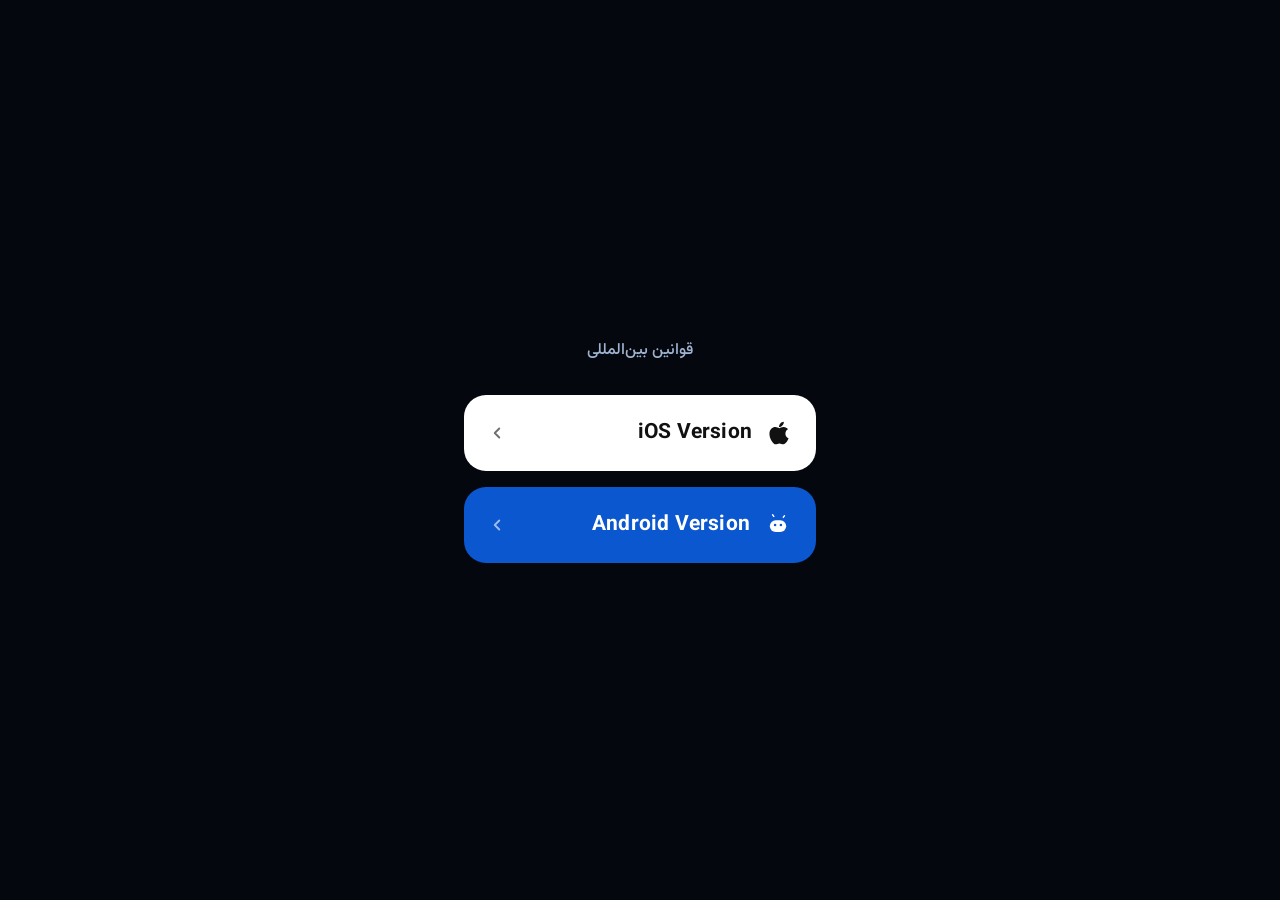
<file: index.html>
<!doctype html>
<html lang="fa" dir="rtl">
<head>
<meta charset="utf-8">
<meta name="viewport" content="width=device-width,initial-scale=1,viewport-fit=cover">
<title>قوانین بین‌المللی</title>
<meta name="theme-color" content="#04070D">
<meta property="og:title" content="قوانین بین‌المللی">
<meta property="og:description" content="نسخه iOS یا اندروید را انتخاب کن.">
<link rel="icon" type="image/png" href="./icons/icon-192.png">
<link rel="apple-touch-icon" href="./icons/icon-192.png">
<link rel="preconnect" href="https://fonts.googleapis.com">
<link rel="preconnect" href="https://fonts.gstatic.com" crossorigin>
<link href="https://fonts.googleapis.com/css2?family=Vazirmatn:wght@500;700&display=swap" rel="stylesheet">
<style>
*{box-sizing:border-box}
html,body{height:100%}
body{margin:0;background:#04070D;color:#fff;font-family:'Vazirmatn',system-ui,sans-serif;display:flex;align-items:center;justify-content:center;overflow:hidden;-webkit-tap-highlight-color:transparent}
main{width:100%;max-width:400px;padding:24px;text-align:center}
h1{font-size:16px;font-weight:500;color:#9FB3D1;margin:0 0 32px}
a{display:flex;align-items:center;gap:14px;width:100%;height:76px;border-radius:22px;padding:0 24px;margin-bottom:16px;text-decoration:none;font-size:21px;font-weight:700;letter-spacing:.2px;transition:transform .15s ease,opacity .15s ease}
a:active{transform:scale(.97)}
a:last-child{margin-bottom:0}
a svg{flex:0 0 auto}
a .chev{margin-inline-start:auto;opacity:.6}
.ios{background:#fff;color:#111}
.android{background:#0B57D0;color:#fff}
@media(prefers-reduced-motion:reduce){a{transition:none}}
</style>
</head>
<body>
<main>
<h1>قوانین بین‌المللی</h1>
 <a class="ios" href="./ios/">
  <svg width="26" height="26" viewBox="0 0 384 512" fill="currentColor" aria-hidden="true"><path d="M318.7 268.7c-.2-36.7 16.4-64.4 50-84.8-18.8-26.9-47.2-41.7-84.7-44.6-35.5-2.8-74.3 20.7-88.5 20.7-15 0-49.4-19.7-76.4-19.7C63.3 141.2 4 184.8 4 273.5q0 39.3 14.4 81.2c12.8 36.7 59 126.7 107.2 125.2 25.2-.6 43-17.9 75.8-17.9 31.8 0 48.3 17.9 76.4 17.9 48.6-.7 90.4-82.5 102.6-119.3-65.2-30.7-61.7-90-61.7-91.9zm-56.6-164.2c27.3-32.4 24.8-61.9 24-72.5-24.1 1.4-52 16.4-67.9 34.9-17.5 19.8-27.8 44.3-25.6 71.9 26.1 2 49.9-11.4 69.5-34.3z"/></svg>
  iOS Version
  <svg class="chev" width="18" height="18" viewBox="0 0 24 24" fill="none" stroke="currentColor" stroke-width="2.5" stroke-linecap="round" stroke-linejoin="round" aria-hidden="true"><path d="M15 6l-6 6 6 6"/></svg>
 </a>
 <a class="android" href="./android/">
  <svg width="28" height="28" viewBox="0 0 24 24" fill="currentColor" aria-hidden="true"><path d="M8.2 5.4 6.9 3.6a.6.6 0 0 1 .9-.8l1.4 1.9M15.8 5.4l1.3-1.8a.6.6 0 0 1 .9.8l-1.4 1.9"/><rect x="5" y="8" width="14" height="10" rx="5"/><circle cx="9.5" cy="12" r="1.1" fill="#0B57D0"/><circle cx="14.5" cy="12" r="1.1" fill="#0B57D0"/></svg>
  Android Version
  <svg class="chev" width="18" height="18" viewBox="0 0 24 24" fill="none" stroke="currentColor" stroke-width="2.5" stroke-linecap="round" stroke-linejoin="round" aria-hidden="true"><path d="M15 6l-6 6 6 6"/></svg>
 </a>
</main>
</body>
</html>
</file>
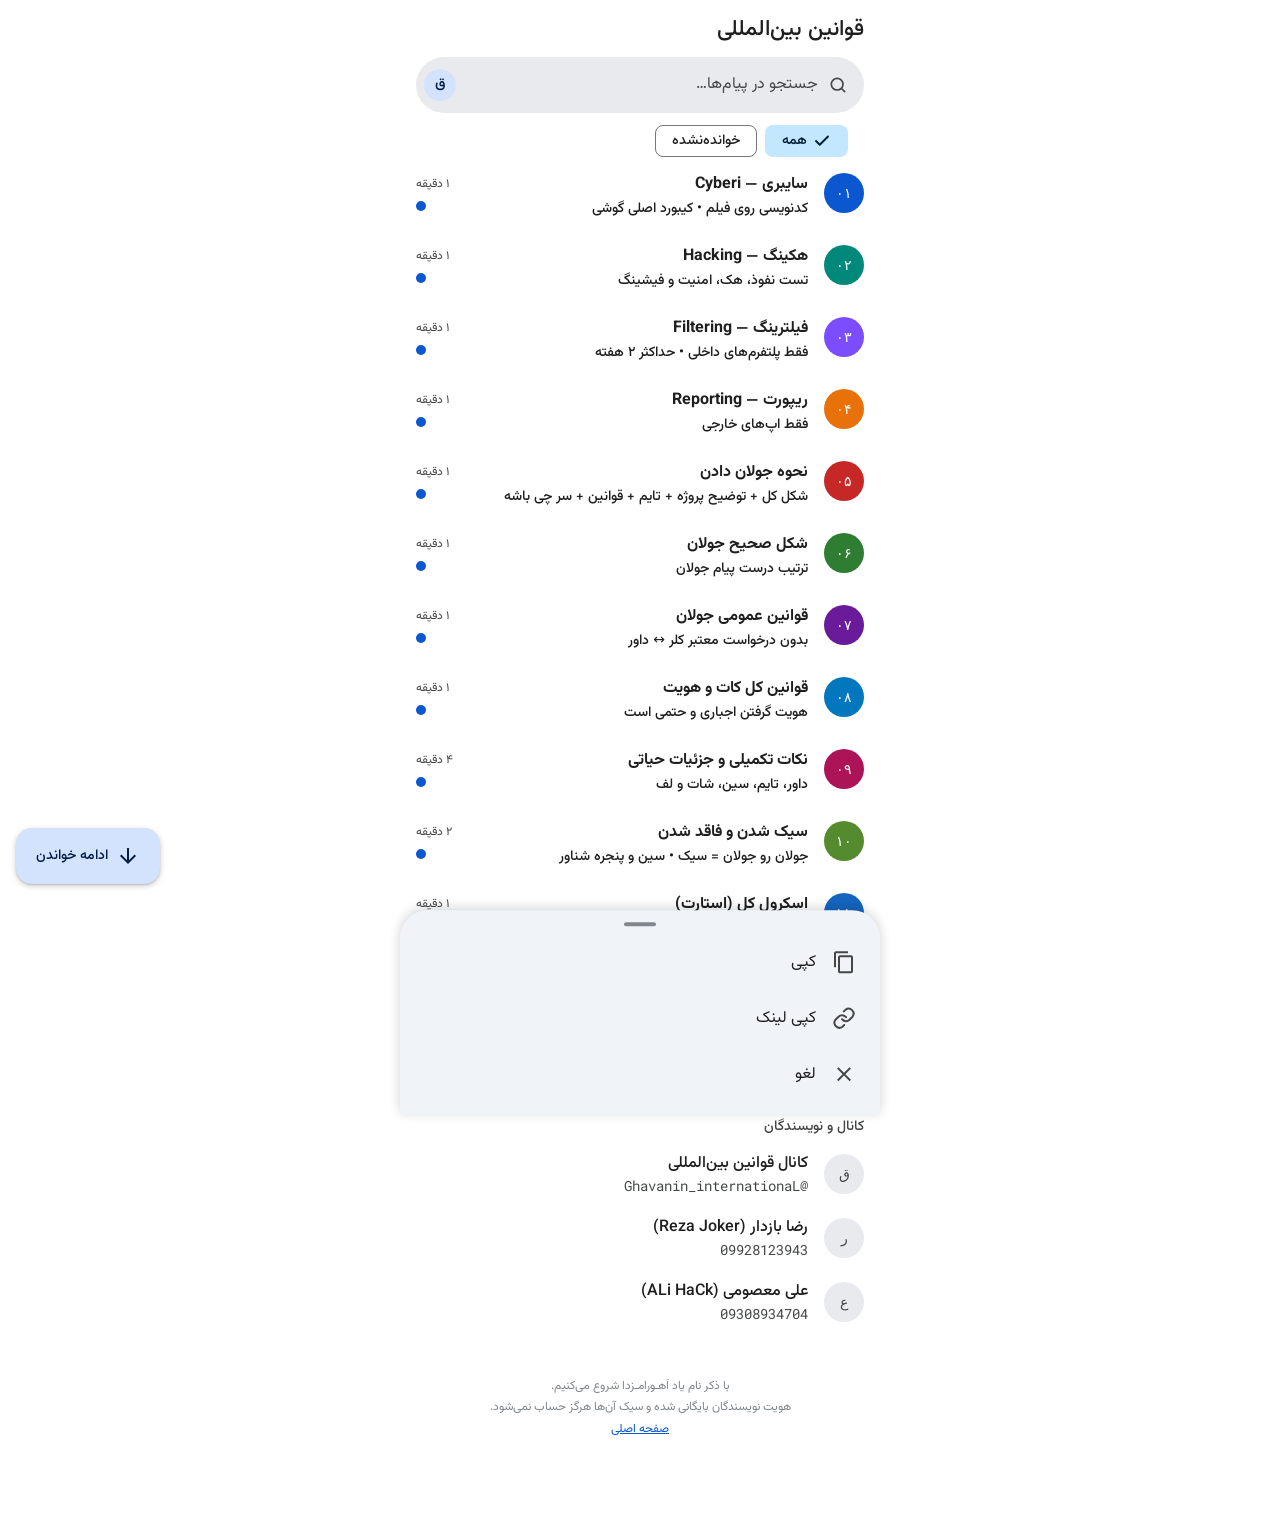
<file: android/index.html>
<!doctype html>
<html lang="fa" dir="rtl">
<head>
<meta charset="utf-8">
<meta name="viewport" content="width=device-width,initial-scale=1,viewport-fit=cover">
<meta name="color-scheme" content="light dark">
<meta name="theme-color" content="#ffffff" media="(prefers-color-scheme: light)">
<link rel="manifest" href="./manifest.webmanifest">
<link rel="icon" type="image/png" href="../icons/icon-192.png">
<link rel="apple-touch-icon" href="../icons/icon-192.png">
<meta name="theme-color" content="#000000" media="(prefers-color-scheme: dark)">
<title>قوانین بین‌المللی</title>
<link rel="preconnect" href="https://fonts.googleapis.com">
<link rel="preconnect" href="https://fonts.gstatic.com" crossorigin>
<link href="https://fonts.googleapis.com/css2?family=Vazirmatn:wght@400;500;600;700&family=Roboto+Mono:wght@400;600&display=swap" rel="stylesheet">
<style>
:root{
 --bg:#FFFFFF;--surface:#F0F4F9;--surface-hi:#E9EAED;--bubble:#E9EAED;--label:#1F1F1F;--label2:#444746;--label3:#80868B;
 --sep:#E0E3E7;--primary:#0B57D0;--primary-cont:#D3E3FD;--on-primary-cont:#041E49;--secondary-cont:#C2E7FF;--on-secondary-cont:#001D35;
 --danger:#B3261E;--chip-border:#747775;--scrim:rgba(0,0,0,.32);
 --fb:'Vazirmatn',system-ui,-apple-system,'Segoe UI',sans-serif;--fm:'Roboto Mono',ui-monospace,monospace;
}
@media(prefers-color-scheme:dark){
 :root{--bg:#131314;--surface:#1E1F20;--surface-hi:#282A2C;--bubble:#282A2C;--label:#E3E3E3;--label2:#9AA0A6;--label3:#80868B;
 --sep:#2E3134;--primary:#A8C7FA;--primary-cont:#0842A0;--on-primary-cont:#D3E3FD;--secondary-cont:#004A77;--on-secondary-cont:#C2E7FF;--danger:#F2B8B5;--chip-border:#8E918F}
}
*{box-sizing:border-box}
html{-webkit-text-size-adjust:100%}
body{margin:0;background:var(--bg);color:var(--label);font-family:var(--fb);font-size:16px;line-height:1.5;-webkit-tap-highlight-color:transparent}
.mono{font-family:var(--fm)}
a{color:var(--primary)}
button{font-family:var(--fb);touch-action:manipulation}
:focus-visible{outline:2px solid var(--primary);outline-offset:2px;border-radius:4px}
.app{max-width:480px;margin:0 auto;min-height:100vh}
/* ===== Messages list (Material 3) ===== */
.lhead{padding:12px 16px 0}
.lhead h1{font-size:22px;font-weight:500;line-height:1.3;margin:4px 0 12px}
.search{display:flex;align-items:center;gap:8px;background:var(--surface-hi);border-radius:28px;min-height:56px;padding:0 8px}
.search svg{flex:0 0 auto;color:var(--label2);margin-inline-start:8px}
.search input{flex:1;min-width:0;border:0;background:transparent;font:inherit;font-size:16px;color:var(--label);outline:none}
.search input::placeholder{color:var(--label2)}
.savatar{width:32px;height:32px;border-radius:50%;background:var(--primary-cont);color:var(--on-primary-cont);display:grid;place-items:center;font-size:15px;font-weight:500;flex:0 0 auto}
.chips{display:flex;gap:8px;padding:12px 16px 4px;overflow-x:auto;scrollbar-width:none}
.chips::-webkit-scrollbar{display:none}
.chip{display:inline-flex;align-items:center;gap:6px;height:32px;padding:0 16px;border-radius:8px;border:1px solid var(--chip-border);background:transparent;color:var(--label);font-size:14px;font-weight:500;cursor:pointer;white-space:nowrap;flex:0 0 auto}
.chip .chk{display:none}
.chip[aria-pressed="true"]{background:var(--secondary-cont);color:var(--on-secondary-cont);border-color:transparent}
.chip[aria-pressed="true"] .chk{display:inline-flex}
.row{display:flex;gap:16px;align-items:center;padding:10px 16px;text-decoration:none;color:inherit;min-height:72px}
.row:active{background:var(--surface)}
@media(hover:hover){.row:hover,.crow:hover{background:var(--surface)}}
.rav{width:40px;height:40px;border-radius:50%;background:var(--surface-hi);color:var(--label2);display:grid;place-items:center;font-family:var(--fm);font-size:14px;flex:0 0 auto;align-self:flex-start;margin-top:2px}
.av0{background:#D3E3FD;color:#041E49}.av1{background:#C4EED0;color:#0F5223}.av2{background:#FEEFC3;color:#7A4A00}.av3{background:#FEDFC8;color:#7A2E00}
.av4{background:#F9DEDC;color:#601410}.av5{background:#EADDFF;color:#4F378B}.av6{background:#FFD8E4;color:#7A003C}.av7{background:#B8E8E4;color:#004F4A}
.rmid{flex:1;min-width:0}
.rtitle{display:block;font-size:16px;font-weight:500;white-space:nowrap;overflow:hidden;text-overflow:ellipsis}
.row.unread .rtitle{font-weight:700}
.rprev{font-size:14px;line-height:1.4;color:var(--label2);white-space:nowrap;overflow:hidden;text-overflow:ellipsis;overflow-wrap:break-word}
.row.unread .rprev{color:var(--label);font-weight:500}
.rend{flex:0 0 auto;align-self:flex-start;display:flex;flex-direction:column;align-items:flex-end;gap:8px;padding-top:4px}
.rtime{font-size:12px;color:var(--label2);white-space:nowrap}
.rdot{width:10px;height:10px;border-radius:50%;background:var(--primary)}
.sec{font-size:14px;font-weight:500;color:var(--label2);padding:20px 16px 6px}
.crow{display:flex;gap:16px;align-items:center;padding:8px 16px;text-decoration:none;color:inherit;min-height:64px}
.crow:active{background:var(--surface)}
.crow .rav{width:40px;height:40px}
.crow .rprev{font-family:var(--fm);font-size:14px;direction:ltr;text-align:right}
.empty{text-align:center;color:var(--label2);font-size:16px;padding:48px 24px}
.fab{position:fixed;bottom:calc(16px + env(safe-area-inset-bottom));inset-inline-end:16px;z-index:30;display:inline-flex;align-items:center;gap:8px;height:56px;padding:0 20px;border-radius:16px;background:var(--primary-cont);color:var(--on-primary-cont);border:0;font-size:14px;font-weight:500;box-shadow:0 2px 6px rgba(0,0,0,.2),0 1px 2px rgba(0,0,0,.14);cursor:pointer}
.fab:active{box-shadow:0 1px 3px rgba(0,0,0,.2)}
/* ===== conversation (Material 3) ===== */
.dnav{position:sticky;top:0;z-index:20;display:flex;align-items:center;gap:2px;height:64px;padding:0 4px;background:var(--bg);border-bottom:1px solid var(--sep)}
.ibtn{width:40px;height:40px;border-radius:50%;background:transparent;color:var(--label2);display:grid;place-items:center;border:0;cursor:pointer;flex:0 0 auto;padding:0}
.ibtn:active{background:rgba(128,128,128,.18)}
.dcenter{flex:1;min-width:0;display:flex;align-items:center;gap:12px}
.dav{width:32px;height:32px;border-radius:50%;background:var(--primary-cont);color:var(--on-primary-cont);display:grid;place-items:center;font-family:var(--fm);font-size:12px;flex:0 0 auto}
.dname{min-width:0}
.dname b{display:block;font-size:16px;font-weight:500;line-height:1.3;white-space:nowrap;overflow:hidden;text-overflow:ellipsis}
.dname span{font-size:12px;color:var(--label2)}
.sys{text-align:center;color:var(--label2);font-size:12px;line-height:1.7;margin:16px 16px 12px}
.chat{padding:0 16px calc(40px + env(safe-area-inset-bottom));display:flex;flex-direction:column;gap:4px}
.who{font-size:12px;color:var(--acc, var(--label2));margin:10px 0 4px;margin-inline-start:34px}
.msg{display:flex;gap:6px;align-items:flex-end;margin-inline-start:34px}
.msg.first{margin-inline-start:0}
.mav{width:28px;height:28px;border-radius:50%;background:var(--surface-hi);color:var(--label2);display:grid;place-items:center;font-size:10px;font-family:var(--fm);flex:0 0 auto}
.bwrap{display:flex;align-items:center;gap:2px;flex:1;min-width:0}
.bubble{background:var(--bubble);color:var(--label);border-radius:20px;border-end-start-radius:4px;padding:10px 14px;max-width:76%;font-size:16px;line-height:1.6;overflow-wrap:break-word;transition:transform .15s ease,opacity .15s ease,box-shadow .5s cubic-bezier(.2,0,0,1)}
.bubble p{margin:0}
.bubble:not(.darkb) b{color:var(--acc)}
.bubble ul{padding-right:16px;margin:0}
.bubble svg{vertical-align:-3px;flex:0 0 auto}
.bubble .warn{display:flex;gap:6px;align-items:flex-start;color:var(--danger)}
.bubble .mono{background:rgba(128,128,128,.18);border-radius:6px;padding:1px 6px;font-size:14px;direction:ltr;display:inline-block}
.bubble.darkb{background:#111827;color:#F9FAFB}
.bubble.darkb .mono{background:rgba(255,255,255,.16)}
.bubble.endb{text-align:center;font-size:20px;font-weight:500}
.bubble.press{transform:scale(.97);opacity:.85}
.bubble.flash{box-shadow:0 0 0 2px var(--acc, var(--primary))}
.linkbtn{flex:0 0 auto;width:40px;height:40px;border-radius:50%;border:0;background:transparent;color:var(--label3);display:grid;place-items:center;cursor:pointer;padding:0}
.linkbtn:active{background:rgba(128,128,128,.18)}
.linkbtn.done{color:var(--primary)}
.seen{font-size:12px;color:var(--label2);margin:6px 0 0;margin-inline-start:34px;text-align:start}
/* ===== Material bottom sheet ===== */
#sheetBg{position:fixed;inset:0;background:var(--scrim);opacity:0;pointer-events:none;transition:opacity .25s ease;z-index:40}
#sheet{position:fixed;left:0;right:0;bottom:0;width:100%;max-width:480px;margin:0 auto;z-index:41;background:var(--surface);border-radius:28px 28px 0 0;transform:translateY(105%);transition:transform .25s cubic-bezier(.2,0,0,1);overscroll-behavior:contain;box-shadow:0 -2px 12px rgba(0,0,0,.18)}
#sheet.open{transform:translateY(0)}
#sheetBg.open{opacity:1;pointer-events:auto}
.handle{width:32px;height:4px;border-radius:2px;background:var(--label3);margin:12px auto 4px}
.scard{padding:4px 0 calc(12px + env(safe-area-inset-bottom))}
.sbtn{display:flex;align-items:center;gap:16px;width:100%;min-height:56px;padding:0 24px;border:0;background:transparent;color:var(--label);font-size:16px;cursor:pointer;text-align:start}
.sbtn:active{background:rgba(128,128,128,.14)}
.sbtn svg{color:var(--label2);flex:0 0 auto}
/* ===== overflow menu ===== */
#menuBg{position:fixed;inset:0;z-index:44;display:none}
#menuBg.open{display:block}
.menu{position:fixed;top:64px;inset-inline-end:8px;z-index:45;min-width:220px;background:var(--surface);border-radius:4px;box-shadow:0 4px 12px rgba(0,0,0,.25);padding:8px 0;display:none}
.menu.open{display:block}
.mitem{display:flex;align-items:center;gap:16px;width:100%;min-height:48px;padding:0 16px;background:none;border:0;color:var(--label);font-size:14px;cursor:pointer;text-align:start;text-decoration:none}
.mitem:active{background:rgba(128,128,128,.14)}
.mitem svg{color:var(--label2);flex:0 0 auto}
@media(prefers-reduced-motion:reduce){.bubble,#sheet,#sheetBg{transition:none}}
</style>
</head>
<body>
<div class="app">
 <div id="listView">
  <header class="lhead">
   <h1>قوانین بین‌المللی</h1>
   <label class="search">
    <svg width="20" height="20" viewBox="0 0 24 24" fill="none" stroke="currentColor" stroke-width="2" stroke-linecap="round" aria-hidden="true"><circle cx="11" cy="11" r="7"/><path d="m20 20-3.5-3.5"/></svg>
    <input id="q" type="search" placeholder="جستجو در پیام‌ها…" aria-label="جستجو در قوانین" autocomplete="off" spellcheck="false">
    <span class="savatar" aria-hidden="true">ق</span>
   </label>
   <div class="chips" role="group" aria-label="پالایش گفت‌وگوها">
    <button class="chip" id="chipAll" type="button" aria-pressed="true"><span class="chk"><svg width="18" height="18" viewBox="0 0 24 24" fill="none" stroke="currentColor" stroke-width="2.5" stroke-linecap="round" stroke-linejoin="round" aria-hidden="true"><path d="M20 6 9 17l-5-5"/></svg></span>همه</button>
    <button class="chip" id="chipUnread" type="button" aria-pressed="false"><span class="chk"><svg width="18" height="18" viewBox="0 0 24 24" fill="none" stroke="currentColor" stroke-width="2.5" stroke-linecap="round" stroke-linejoin="round" aria-hidden="true"><path d="M20 6 9 17l-5-5"/></svg></span>خوانده‌نشده</button>
   </div>
  </header>
  <main id="rows" aria-label="فهرست ماده‌ها"></main>
  <button class="fab" id="fab" type="button"><svg width="24" height="24" viewBox="0 0 24 24" fill="currentColor" aria-hidden="true"><path d="M20 12l-1.41-1.41L13 16.17V4h-2v12.17l-5.58-5.59L4 12l8 8 8-8z"/></svg>ادامه خواندن</button>
  <div class="sec">کانال و نویسندگان</div>
  <a class="crow" href="https://t.me/Ghavanin_internationaL" target="_blank" rel="noopener">
   <div class="rav">ق</div>
   <div class="rmid"><span class="rtitle">کانال قوانین بین‌المللی</span><span class="rprev">@Ghavanin_internationaL</span></div>
  </a>
  <a class="crow" href="tel:09928123943">
   <div class="rav">ر</div>
   <div class="rmid"><span class="rtitle">رضا بازدار (Reza Joker)</span><span class="rprev">09928123943</span></div>
  </a>
  <a class="crow" href="tel:09308934704">
   <div class="rav">ع</div>
   <div class="rmid"><span class="rtitle">علی معصومی (ALi HaCk)</span><span class="rprev">09308934704</span></div>
  </a>
  <p style="text-align:center;color:var(--label3);font-size:12px;line-height:1.8;padding:28px 24px 40px">با ذکر نام یاد اَهـورامـزدا شروع می‌کنیم.<br>هویت نویسندگان بایگانی شده و سیک آن‌ها هرگز حساب نمی‌شود.<br><a href="../" style="color:var(--primary)">صفحه اصلی</a></p>
  <div style="text-align:center;padding:0 24px 44px"><button id="installBtn" hidden style="background:var(--primary);color:#fff;border:0;border-radius:12px;padding:12px 26px;font:inherit;font-size:15px;font-weight:600;cursor:pointer">نصب اپ</button><span id="iosHint" hidden style="font-size:13px;color:var(--label2)">در آیفون: دکمه Share ← Add to Home Screen</span></div>
 </div>

 <div id="detail" style="display:none">
  <nav class="dnav" aria-label="گفت‌وگو">
   <button class="ibtn" id="backBtn" aria-label="بازگشت به فهرست">
    <svg width="24" height="24" viewBox="0 0 24 24" fill="currentColor" aria-hidden="true"><path d="M4 11h12.17l-5.59-5.59L12 4l8 8-8 8-1.41-1.41L18.17 13H4v-2z"/></svg>
   </button>
   <div class="dcenter">
    <div class="dav" id="dAv">۰۱</div>
    <div class="dname"><b id="dPill">سایبری</b><span>قوانین بین‌المللی • آنلاین</span></div>
   </div>
   <button class="ibtn" id="moreBtn" aria-label="گزینه‌های بیشتر" aria-haspopup="menu">
    <svg width="24" height="24" viewBox="0 0 24 24" fill="currentColor" aria-hidden="true"><path d="M12 8c1.1 0 2-.9 2-2s-.9-2-2-2-2 .9-2 2 .9 2 2 2zm0 2c-1.1 0-2 .9-2 2s.9 2 2 2 2-.9 2-2-.9-2-2-2zm0 6c-1.1 0-2 .9-2 2s.9 2 2 2 2-.9 2-2-.9-2-2-2z"/></svg>
   </button>
  </nav>
  <div id="menuBg"></div>
  <div class="menu" id="moreMenu" role="menu" aria-label="گزینه‌های گفت‌وگو">
   <button class="mitem" id="copyRuleLinkBtn" type="button" role="menuitem"><svg width="20" height="20" viewBox="0 0 24 24" fill="none" stroke="currentColor" stroke-width="2" stroke-linecap="round" stroke-linejoin="round" aria-hidden="true"><path d="M10 13a5 5 0 0 0 7.5.5l3-3a5 5 0 0 0-7-7l-1.7 1.7"/><path d="M14 11a5 5 0 0 0-7.5-.5l-3 3a5 5 0 0 0 7 7l1.7-1.7"/></svg>کپی لینک این ماده</button>
   <a class="mitem" href="https://t.me/Ghavanin_internationaL" target="_blank" rel="noopener" role="menuitem"><svg width="20" height="20" viewBox="0 0 24 24" fill="currentColor" aria-hidden="true"><path d="M19 19H5V5h7V3H5c-1.11 0-2 .9-2 2v14c0 1.1.89 2 2 2h14c1.1 0 2-.9 2-2v-7h-2v7zM14 3v2h3.59l-9.83 9.83 1.41 1.41L19 6.41V10h2V3h-7z"/></svg>مشاهده کانال</a>
  </div>
  <div class="sys" id="sysLine">امروز</div>
  <div class="chat" id="dContent"></div>
 </div>
</div>

<div id="sheetBg"></div>
<div id="sheet" role="menu" aria-label="گزینه‌های پیام">
 <div class="handle" aria-hidden="true"></div>
 <div class="scard">
  <button class="sbtn" id="copyBtn" type="button" role="menuitem"><svg width="24" height="24" viewBox="0 0 24 24" fill="currentColor" aria-hidden="true"><path d="M16 1H4c-1.1 0-2 .9-2 2v14h2V3h12V1zm3 4H8c-1.1 0-2 .9-2 2v14c0 1.1.9 2 2 2h11c1.1 0 2-.9 2-2V7c0-1.1-.9-2-2-2zm0 16H8V7h11v14z"/></svg>کپی</button>
  <button class="sbtn" id="copyLinkBtn" type="button" role="menuitem"><svg width="24" height="24" viewBox="0 0 24 24" fill="none" stroke="currentColor" stroke-width="2" stroke-linecap="round" stroke-linejoin="round" aria-hidden="true"><path d="M10 13a5 5 0 0 0 7.5.5l3-3a5 5 0 0 0-7-7l-1.7 1.7"/><path d="M14 11a5 5 0 0 0-7.5-.5l-3 3a5 5 0 0 0 7 7l1.7-1.7"/></svg>کپی لینک</button>
  <button class="sbtn" id="cancelBtn" type="button" role="menuitem"><svg width="24" height="24" viewBox="0 0 24 24" fill="currentColor" aria-hidden="true"><path d="M19 6.41L17.59 5 12 10.59 6.41 5 5 6.41 10.59 12 5 17.59 6.41 19 12 13.41 17.59 19 19 17.59 13.41 12z"/></svg>لغو</button>
 </div>
</div>

<script>
const RULES=[
{id:1,no:'۰۱',title:'سایبری — Cyberi',sub:'کدنویسی روی فیلم • کیبورد اصلی گوشی',body:`<p>توضیح کل سایبری که دارای دو بخش مهم و مختلف هستش: <b>کدنویسی (Coding)</b></p><p>این کل هر دو کلر یا چلنجر باید رو فیلم سورس رو کدنویسی کنن و هرگونه کپی‌پیست باعث سیک می‌شه.</p><p><b>نکته:</b> اگه سورس رو خود کیبورد ادیت کنه مشکلی نداره؛ مثلا ما اشتباه بنویسیم <span class="mono">Sistem</span> و اون ادیت کنه <span class="mono">System</span>، ایرادی نداره.</p><p><b>موارد مورد نیاز:</b> داور معتبر در کنار چکر + فیلم ریکورد از کدنویسی کردن سورس + کیبورد اصلی گوشی (کیبوردهای ادیت‌شده باخته) + توی محیط‌های IDE هم استفاده از قابلیت‌هاشون مشکلی نیست.</p><p><b>آزاد (Free):</b> این کل به‌صورت آزاد هستش و از اسمش که معلومه کپی‌پیست آزاده، ولی فقط کپی آزاده و چیز دیگه‌ای با کل کدنویسی فرقی نداره. هر کلر فیلم باید داشته باشه و اگر نداشته باشه سیکش خورده.</p><p><b>نکته:</b> در کل کدنویسی و آزاد می‌تونید در ریکوردتون سورس رو هایلایت کنید، جوری که سورس نوشته‌اش معلوم نباشه ولی معلوم باشه که کپی نزدید.</p>`},
{id:2,no:'۰۲',title:'هکینگ — Hacking',sub:'تست نفوذ، هک، امنیت و فیشینگ',body:`<p>هرگونه کل که ربطی به حوزه‌های تست نفوذ از شاخه‌های مختلف، هرگونه کل که عملیات هک یا نفوذ یا امنیت و فیشینگ رو بهش می‌گیم کل هکینگ.</p><p class="warn"><svg width="16" height="16" viewBox="0 0 24 24" fill="none" stroke="currentColor" stroke-width="2" stroke-linecap="round"><path d="M10.3 3.9 1.8 18a2 2 0 0 0 1.7 3h17a2 2 0 0 0 1.7-3L13.7 3.9a2 2 0 0 0-3.4 0Z"/><path d="M12 9v4M12 17h.01"/></svg><span><b>نکته:</b> در صورت استفاده اشتباه از اسم کل‌ها، هر اتفاقی بیفته به گردن همون کلریه که این اشتباه رو انجام داده.</span></p>`},
{id:3,no:'۰۳',title:'فیلترینگ — Filtering',sub:'فقط پلتفرم‌های داخلی • حداکثر ۲ هفته',body:`<p>کل فیلترینگ هیچ ربطی به کل ریپورت نداره و در صورت استفاده اشتباه از این کار، سیک کلر مرتکب می‌خوره و ولی فقط با یه هویتش.</p><p>کل فیلترینگ، انواع کل زدن اکانت، گروه و چنل قفلی در Iranian Platforms یا اپلیکیشن‌های داخلی است گفته می‌شود (مثل روبیکا، شاد، ایتا، سروش).</p><p><b>وضعیت کل خودکار:</b> کل خودکار در هر کلی معتبره، ولی کل خودکار نیاز به این داره کلر دو در تونل باشه و آزاد نمی‌تونی کل خودکار استارت کنی. اگه کلر دوم خودکار استارت کنه و تو تونلش نباشی فاقده، و بعدش اگه تو همین کارو کنی معتبره تا عدالت ضایع نشه.</p><p><b>کل فیلترینگ با تایم آزاد فاقده. ۲ هفته بیشترین تایم کله.</b></p>`},
{id:4,no:'۰۴',title:'ریپورت — Reporting',sub:'فقط اپ‌های خارجی',body:`<p>کل ریپورت هیچ ربطی به پلتفرم‌های داخلی نداره.</p><p>فقط شامل: اپلیکیشن‌های <b>تلگرام</b> و <b>اینستاگرام</b> و اپ‌های خارجی.</p>`},
{id:5,no:'۰۵',title:'نحوه جولان دادن',sub:'شکل کل + توضیح پروژه + تایم + قوانین + سر چی باشه',body:`<p><b>نحوه نوع دادن:</b> شکل کل + توضیح پروژه + تایم + قوانین + سر چی باشه.</p><p>اینکه از چه ابزار و زبانی هم استفاده کنیم می‌تونه تو نوع بیاد؛ الزامی نیست.</p><p>اگه نوع یا جولانی قوانین نداشته باشه (نوشته شده باشه اون نوع طبق قوانین ما انجام می‌شود، چه کلر بخاد چه نخاد).</p><p class="warn"><svg width="16" height="16" viewBox="0 0 24 24" fill="none" stroke="currentColor" stroke-width="2" stroke-linecap="round"><path d="M10.3 3.9 1.8 18a2 2 0 0 0 1.7 3h17a2 2 0 0 0 1.7-3L13.7 3.9a2 2 0 0 0-3.4 0Z"/><path d="M12 9v4M12 17h.01"/></svg><span><b>نکته مهم:</b> در صورتی عدم رضایت کلر اول سیکش می‌خوره و اینکه کل سر چی باشه فقط ۳ خط می‌تونه باشه؛ اگه بیشتر بشه نوع یا جولان فاقده اهمیته.</span></p>`},
{id:6,no:'۰۶',title:'شکل صحیح جولان',sub:'ترتیب درست پیام جولان',body:`<ol class="flow"><li><span class="n">1</span><b>Team One</b><span>تیم اول</span></li><li><span class="n">2</span><b>Team Two</b><span>تیم دوم</span></li><li><span class="n">3</span><b>TotaL</b><span>توتال</span></li><li><span class="n">4</span><b>Tips</b><span>تیپس</span></li><li><span class="n">5</span><b>Link ToneL</b><span>لینک تونل</span></li><li><span class="n">6</span><b>Link @Ghavanin_internationaL</b><span>لینک کانال قوانین</span></li></ol><p>جابه‌جا باشن اشکالی نداره.</p><p>بعد از پایان کل و تموم کردن کدنویسی یا هرچیز دیگه‌ای که کلیده بودید اعلام کنین <b>«نکل و کل تمومه»</b>.</p><p>جولان بعد از خاست کلر یک فاقده.</p>`},
{id:7,no:'۰۷',title:'قوانین عمومی جولان',sub:'بدون درخواست معتبر کلر ↔ داور',body:`<ul><li>در قوانین بین‌المللی هیچ‌گونه درخواست معتبری از سوی کلر به داور یا داور به کلر یا کلر به کلر نداریم.</li><li>در قوانین فرق نمی‌کنه اسم تونلتون چی باشه، هرچی باشه قبوله؛ ولی کینگ خبری مهمه، باید یه‌چیز در مورد کینگ یا خبری یا توتال باشه.</li><li>هرچیز ادیت‌خورده‌ای در توتال نیوز فاقد محسوب می‌شه.</li><li>حداقل ممبرای تونل و کینگ مهم نیست، فقط هیچ‌کدوم نباید در هنگام کل سکرت باشن و با اعتراض کلرا باز باید بشه؛ اگه اعتراض نکنن سکرت باز نشه ایرادی نداره.</li></ul>`},
{id:8,no:'۰۸',title:'قوانین کل کات و هویت',sub:'هویت گرفتن اجباری و حتمی است',body:`<p>در صورت نوشته شدن در نکات، کسانی که کل کات یا بایگانین هویت می‌گیرن و این زوری و اجباریه و حتمیه.</p><p>اگه مدرکی برای کل کاتی نداشتید، باید بکلید و وقتی هویت بگیرید و بکلید اگه سیکتون بخوره با تموم هویت‌هاتون خورده.</p>`},
{id:9,no:'۰۹',title:'نکات تکمیلی و جزئیات حیاتی',sub:'داور، تایم، سین، شات و لف',body:`<ul><li>انتخاب نوع به انتخاب کلر جولان‌خورده هستش نه کلر ۱، و این قوانین سروشی اینجا فاقده اهمیته.</li><li>انتخاب داور با کلر یک هستش و ربطی به کلر دوم نداره و کلر دو می‌تونه یه چکر بیاره، ولی در صورت توهین به اعضای تونل کاملا عزله.</li><li>بعد از اینکه تایم داور برای انجام هرکار به کلر دوم تموم شد، کلر اول می‌تونه درخواست عزل و یا ریم کلر دوم رو بگیره.</li><li>هر جولان تا ۱ هفته معتبره، اما بعد اینکه حق بنر گرفتین دیگه جولان تمومه و اگه جولان بخورید حسابه.</li><li>بعد از ریپلای رو نوع یا جولان هیچ بهونه‌ای نمی‌مونه (مثلا هویت فیکه یا فلان چیز فاقده یا نوع فاقده) و همه‌چیز باید قبل کل مشخص بشه.</li><li>نوع رو نوع سیکه / جولان رو نوع سیکه / نوع رو جولان سیک نیست.</li><li>اگه کلر تو تایم توافقی مشخص نیاد بالا سیکش می‌خوره و نمی‌تونه بکله.</li><li>سین مخفی معتبره.</li><li>بلاک کردن بعد از فوروارد جولان معتبره و هیچ‌وقت باعث باخت نیست.</li><li>کلر باید جوین شه مدارک خودشو به داور بده؛ در غیر این صورت اگه جوین نشه و پیوی کلر یک چیزی بگه معتبر نیست.</li><li>استفاده از سورس‌های چت جی‌پی‌تی در صورت تایید شدنش باعث سیکه.</li><li>اگه کسی اشتباه بکله و اطلاعات آخرش اشتباه باشه سیکش کاملا می‌خوره.</li><li>بعد اتمام کل می‌گید نکل و بعد فیلم کات می‌کنید و شاتو می‌دید؛ البته این بخش خیلی مهم نی ترتیبش، ولی اول باید بگی نکل.</li><li>هرگونه نوع با بدون قوانین از این تایم سیکه در تموم کل‌ها از جمله سایبری، هکینگ، ریپورت و فیلترینگ.</li><li>در صورت شلوغ بودن تونل با تایید کلر اول، داور یه تونل می‌زنه و کل اونجا انجام می‌شه.</li><li>تغییر داور فقط زمانی معتبره که داور به کلر دو توهین کنه یا کلر اول عزلش کنه.</li><li>توهین کلر دو به داور باعث باخت / توهین داور به کلر دو باعث عزل شدن می‌شود / توهین کلرها بهم هیچ‌گونه اعتباری نداره.</li><li>اگه شما در تلگرام نوع فیلترینگ روبیکا بدید نیاز نیست تو روبیکا قفل کنید؛ هویت کلتون رو فقط در تلگرام مهمه.</li><li>برای اینکه اثبات کنید کلر چیزی نیستید ۱۵ بنر باید از اون کل بیارید؛ بهونه اینکه کلر این پلتفرم نیستم فاقده اهمیته.</li><li>لرز تو جولان باخت نیست.</li><li>الزامی نیست جولان تو تونل پین باشه و وقتی کلر دوم اومد با درخواست داور می‌تونه بفوره تو تونل کلر یک!</li><li>کلر یک نیازی برای اجازه شات و فور گرفتن نداره، ولی کلر دو نیاز داره و در صورت ۳ اخطار سیکش می‌خوره.</li><li>سیک باخت هیچ فرقی نداره.</li><li>کل کات بای کل فرقی نداره.</li><li>کسی که یه هویتش بایگانیه در صورت تایید شدن این قضیه، سیک اون هویت‌هاش نمی‌خوره به هیچ وجه.</li><li>این قوانین در پلتفرم سروش اعتبار نداره ولی تو روبیکا داره؛ ولی نکات این قوانین اصل کلریه و حتی اگه با این قوانین جولان نداده باشید بازم این نکات استفاده می‌شه.</li><li>اگه سین بزنی و طبق تایم مشخص نیای و کلر اول هرجای حق بنر تو بگیره دیگه حق کلیدن نداری، مخصوصا اگه دیر کنی.</li><li>اگه کلرش نیستی باید ثابت کنی و بعدش باید بالاخاتو بیاری یا ببینی کلر اول آیا نوع میده طبق حوزه خودت.</li><li>حق لف باید از داور بگیری؛ اگه نداد یا طرفگیری یا توهین کرد، از طرف قوانین حق لف دادن از تونل رو دارید.</li><li>اگه بالاخاهاتو بیاری بجات بکلن، اگه سیکش خورد هم اون با تموم هویت‌هاش می‌خوره هم تو، ولی اگه باخت کلر اول خورد فقط هویت کلش می‌خوره.</li><li>در کل فیلترینگ، ریپورت قفلی‌ها / اکانت‌ها / روبینوها ربطی نداره که مالکش کی باشه، مگه اینکه تو نوع گفته باشه از خودمون باشه.</li><li>در کل فیلترینگ درخواست‌ها باید تو نوع باشه مثلا !!</li><li>کل فیلترینگ زدن اکانت روبیکای هم که تو پیوی هم یه فحش بدیم، قوانین بین‌المللی سر سیک از کل مجازی (فحشی که داده می‌شه باید برا جفت کلرا یه‌چیز باشه نه اینکه فرق کنه).</li><li>کل ابزاری و ساخت فاقده !!</li><li>کل عملی فاقده !!</li></ul>`},
{id:10,no:'۱۰',title:'سیک شدن و فاقد شدن',sub:'جولان رو جولان = سیک • سین و پنجره شناور',body:`<ul><li>جولان رو جولان باخته؛ اگه شما جولان بدید بعد حق بنر یا قبل حق بنر، طرف جولان رو جولان کنه سیکش خورده.</li><li>کلر دوم اگه بیاد تونل جولان رو جولان کنه، حتی اگه جولان واسه خودش نباشه، سیک خودش و اونکه جولان داده می‌خوره.</li><li><b>مثال:</b> من جولان دادم مهراب خدایان و سین زده اومده تونل و جولان یکی از بالاخاهاش که امیر خدایانه رو فور برنه، به اعضای تونل هم سیک مهراب می‌خوره هم سیک امیر خدایان، به علت جولان رو جولان.</li><li>جولان رو جولان سیکه (هرکی زودتر فور کنه، تایم ثبت مهم نیست).</li><li>جولان با هویت فیک در صورتی که با ق ما باشه سیک نیست و می‌تونی هویتتو به انتخاب داور عوض کنی.</li><li>سین عدم جوین و سین مخفی در هر صورت سیک حساب می‌شن.</li><li>کل خودکار در هر کلی معتبره ولی کل خودکار نیاز به این داره کلر دو در تونل باشه و آزاد نمی‌تونی کل خودکار استارت کنی.</li><li>اگه کلر دوم خودکار استارت کنه و تو تونلش نباشی فاقده و بعدش اگه تو همین کارو کنی معتبره تا عدالت ضایع نشه.</li><li>هر کسی که سابقه ۲ تا جولان با قوانین بین‌المللی رو داره می‌تونه داوری کنه و چکری هم همین‌طور؛ در غیر این صورت حق چکری و داوری رو نداره.</li><li>جولان سایب به کلر فیل و همین‌طور برعکس با گرفتن مدرک فاقد می‌شه و کلر می‌تونه طبق حوزه اون نوع بده.</li><li>کلکاتی که مدرکی برای کلر نبودن خودش نداره حرفش فاقده و شاهد نیاز نیست؛ کل کات داخل چنل‌های چکری نامعتبر و تاییدنشده از قوانین ما فاقده.</li><li>ادیت جولان بعد فور زدن جولان فاقده (تناقض بین متن پیوی و تونل).</li><li>استفاده از پنجره شناور کاملا باخته و سیکه و همین‌طور از قبل پیست کردن سورس در برنامه و فقط ران کردنش هم فاقده.</li></ul>`},
{id:11,no:'۱۱',title:'اسکرول کل (استارت)',sub:'شمارش ۱ تا ۰ و بعد «بکلید»',body:`<p>کل در پیوی و تونل به یه صورت استارت می‌شه. از قبل استارت شدن جفت کلر میرن رو فیلم تا زمان:</p><p style="text-align:center;font-family:var(--fm);font-size:19px">1 2 3 4 5 6 7 8 9 0<br><span style="font-family:var(--fb)">بکلید</span></p><p>تا کلمه بکلید باید تو تونل رو ریکورد باشید و بعد اون میرید تا کل رو انجام بدید.</p>`},
{id:12,no:'۱۲',title:'قفل کردن قفلی برا کل',sub:'پسوند معتبر فقط KhaLeq است',body:`<p>اگه تو تل جولان بدید فقط اینجا قفلی رو قفل کنید، بقیه اپ‌ها مهم نی. پسوند اصلی قوانین <b>KhaLeq</b> هستش.</p><p>خالق با <span class="mono">gh</span> خریداری شده و دیگه قابل استفاده نیست، پس <b>KhaLeq تنها پسوند اعتبار دار در تلگرام</b> هست خواهد بود.</p><p><b>نکته مهم:</b> ما می‌تونیم تو جولان بزنیم هویت رو تو تونل انتخاب می‌کنم؛ در اون صورت اگه هویت کلمون تو تونل بگیم و قفلی نداشته باشیم می‌تونیم عوض کنیم، در غیر این صورت اگه هویت کل تو جولان نوشته باشیم از قبل و قفلی نداشته باشیم سیکمون می‌خوره.</p><p><b>قفل کردن هویت:</b> فقط ۱ قفلی اصلی قفل باشه کافیه. برای مثال برای هویت علی هک فقط فقط <span class="mono">@KhaLeq_ALi_HaCk</span> معتبره.</p><div class="check"><svg width="18" height="18" viewBox="0 0 24 24" fill="none" stroke="#16A34A" stroke-width="2.5" stroke-linecap="round"><path d="M20 6 9 17l-5-5"/></svg><span class="mono">@KhaLeq_ALi_HaCk</span><span>— معتبر</span></div><div class="check"><svg width="18" height="18" viewBox="0 0 24 24" fill="none" stroke="#DC2626" stroke-width="2.5" stroke-linecap="round"><path d="M18 6 6 18M6 6l12 12"/></svg><span class="mono">@KhaLeq_ALy_HaCk</span><span>— نامعتبر</span></div><div class="check"><svg width="18" height="18" viewBox="0 0 24 24" fill="none" stroke="#DC2626" stroke-width="2.5" stroke-linecap="round"><path d="M18 6 6 18M6 6l12 12"/></svg><span class="mono">@KhaLeq_ALi_Hak</span><span>— نامعتبر</span></div>`},
{id:13,no:'۱۳',title:'چلنج — Challenge',sub:'رو کم کنی — بدون هویت، بدون تونل، بدون سیک',black:true,body:`<p>این بخش، بخش جذاب قوانین برای رو کم کنی! نه نیاز به هویت معتبر داری، نه نیاز به تونل و کینگ داری، نه نیاز به نوع خاصی داری و سر چیز خاصی نیست، مخصوصا سیک.</p><p>کسایی که کل کاتن یا کلری نمی‌کنن می‌تونن بتل برن یا همون حالا چلنج به چه صورته؟</p><p><b>مثال:</b> علی هکم کریتور هک یا چلنج ساده می‌دم به رضا جوکر سر رو کم کنی.</p><p>(در این قسمت می‌نویسیم که پروژه چلنج چیه، برای مثال) بتل کدنویسی یه ابزار برای DDOS زدن و اف کردن وبسایت‌های داخلی!! و بعد لینک تونل.</p><p>در چلنج نیازی به هویت و هیچیز جز یه داور ندارید و سیک کسی نمی‌خوره، پس چلنجر دوم نمی‌تونه بگه که من کلر نیستم و نمیام و فرار کنه به به منظور واقعیت.</p><p class="end">تَـمـآم . . .</p>`}
];
const ACCENTS=['#0B57D0','#00897B','#7C4DFF','#E8710A','#C62828','#2E7D32','#6A1B9A','#0277BD','#AD1457','#558B2F','#1565C0','#EF6C00','#4527A0'];

const FA='۰۱۲۳۴۵۶۷۸۹';
const fa=n=>String(n).replace(/\d/g,d=>FA[d]);
const stripTags=h=>{const t=document.createElement('div');t.innerHTML=h;return t.textContent.trim()};
let read={};
function loadRead(){try{if(window.hatchWidget&&window.hatchWidget.getState){const s=window.hatchWidget.getState({read:{}});read=(s&&s.read)||{}}}catch(e){read={}}}
function save(){try{if(window.hatchWidget&&window.hatchWidget.setState){window.hatchWidget.setState({read:read})}}catch(e){}}
window.addEventListener('hatch-widget-state',e=>{if(e.detail&&e.detail.state&&e.detail.state.read){read=e.detail.state.read;renderList();}});
loadRead();
let current=null;
function isDone(id){return (read[id]||0)>=100}
function readMins(r){const words=r.body.replace(/<[^>]+>/g,' ').trim().split(/\s+/).length;return Math.max(1,Math.round(words/180))}
let unreadOnly=false;
function renderList(){
 const q=(document.getElementById('q').value||'').trim();
 const list=RULES.filter(r=>(!unreadOnly||!isDone(r.id))&&(!q||stripTags(r.title+' '+r.sub+' '+r.body).includes(q)));
 const el=document.getElementById('rows');
 const fab=document.getElementById('fab');
 fab.style.display=RULES.some(r=>!isDone(r.id))?'':'none';
 if(!list.length){el.innerHTML='<div class="empty">نتیجه‌ای پیدا نشد</div>';return}
 el.innerHTML=list.map(r=>{
  const unread=!isDone(r.id);
  return `<a class="row${unread?' unread':''}" href="#/m${r.id}">
   <div class="rav" style="background:${ACCENTS[r.id-1]};color:#fff">${r.no}</div>
   <div class="rmid"><span class="rtitle">${r.title}</span><span class="rprev">${r.sub}</span></div>
   <div class="rend"><span class="rtime">${fa(readMins(r))} دقیقه</span><span class="rdot" ${unread?'':'style="visibility:hidden"'}></span></div>
  </a>`;
 }).join('');
}
function toBubbles(html){
 const tmp=document.createElement('div'); tmp.innerHTML=html; const out=[];
 tmp.childNodes.forEach(n=>{
  if(n.nodeType!==1) return;
  const tag=n.tagName;
  if(tag==='UL'||tag==='OL'){
    n.querySelectorAll(':scope > li').forEach(li=>{
      if(n.classList.contains('flow')){
        const b=li.querySelector('b'), s=li.querySelector('span:not(.n)'), num=li.querySelector('.n');
        out.push({cls:'', html:'<span class="mono" style="background:transparent;padding:0">'+(num?num.textContent:'')+'.</span> <b>'+(b?b.textContent:'')+'</b>'+(s?'<br><span style="color:var(--label2)">'+s.textContent+'</span>':'')});
      } else out.push({cls:'', html:li.innerHTML});
    });
  } else if(n.classList&&n.classList.contains('check')){ out.push({cls:'', html:n.innerHTML}); }
  else if(n.classList&&n.classList.contains('warn')){ out.push({cls:'warn', html:n.innerHTML}); }
  else if(n.classList&&n.classList.contains('copyrow')){ return; }
  else { out.push({cls:n.className==='end'?'end':'', html:n.innerHTML}); }
 });
 return out;
}
function showDetail(id,targetBubble){
 current=id;
 const r=RULES.find(x=>x.id===id); if(!r)return;
 document.getElementById('listView').style.display='none';
 document.getElementById('detail').style.display='block';
 document.getElementById('dAv').textContent=r.no;
 document.getElementById('detail').style.setProperty('--acc',ACCENTS[r.id-1]);
 document.getElementById('dAv').style.background=ACCENTS[r.id-1];
 document.getElementById('dAv').style.color='#fff';
 document.getElementById('dPill').textContent=r.title;
 document.getElementById('sysLine').innerHTML='امروز<br>ماده '+r.no+' از '+fa(13);
 const units=[{cls:'', html:'<b>'+r.sub+'</b>'}].concat(toBubbles(r.body));
 const base=location.href.split('#')[0];
 const linkSvg='<svg width="20" height="20" viewBox="0 0 24 24" fill="none" stroke="currentColor" stroke-width="2" stroke-linecap="round" stroke-linejoin="round" aria-hidden="true"><path d="M10 13a5 5 0 0 0 7.5.5l3-3a5 5 0 0 0-7-7l-1.7 1.7"/><path d="M14 11a5 5 0 0 0-7.5-.5l-3 3a5 5 0 0 0 7 7l1.7-1.7"/></svg>';
 const bubbles=units.map((u,i)=>{
   const cls='bubble'+(r.black?' darkb':'')+(u.cls==='warn'?' warnb':'')+(u.cls==='end'?' endb':'');
   const av=i===0?'<div class="mav">ق</div>':'';
   const link=base+'#/m'+r.id+'/b'+i;
   return (i===0?'<div class="who">قوانین بین‌المللی</div>':'')+
    `<div class="msg${i===0?' first':''}">${av}<div class="bwrap"><div class="${cls}" tabindex="0" data-b="${i}">${u.html}</div><button class="linkbtn" type="button" tabindex="-1" aria-label="کپی لینک این پیام" data-link="${link}">${linkSvg}</button></div></div>`;
 }).join('');
 document.getElementById('dContent').innerHTML=bubbles+
  `<div class="seen" id="seen">${isDone(r.id)?'خوانده شد':'&nbsp;'}</div>`+
  `<div class="sys" style="margin-top:22px">روی یک پیام بزنید تا کپی شود؛ دکمه پیوند کنار هر پیام لینک مستقیم آن را می‌سازد</div>`;
 window.scrollTo(0,0);
 if(targetBubble!==null&&targetBubble!==undefined){
  const t=document.querySelector('#dContent .bubble[data-b="'+targetBubble+'"]');
  if(t){const rm=window.matchMedia('(prefers-reduced-motion: reduce)').matches;
   setTimeout(()=>{t.scrollIntoView({behavior:rm?'auto':'smooth',block:'center'});
    if(!rm){t.classList.add('flash');setTimeout(()=>t.classList.remove('flash'),1500)}},80)}
 }
}
/* context menu — long-press a bubble, like iOS Messages */
let sheetText='', sheetLink='', pressTimer=null, pressEl=null;
function linkFor(id,b){return location.href.split('#')[0]+'#/m'+id+'/b'+b}
function openSheet(text,el){
 sheetText=text;
 sheetLink=(el&&el.dataset&&el.dataset.b!==undefined&&current!==null)?linkFor(current,+el.dataset.b):'';
 if(el){el.classList.add('press');pressEl=el}
 document.getElementById('sheet').classList.add('open');
 document.getElementById('sheetBg').classList.add('open');
 document.getElementById('copyBtn').focus();
}
function closeSheet(){
 document.getElementById('sheet').classList.remove('open');
 document.getElementById('sheetBg').classList.remove('open');
 if(pressEl){pressEl.classList.remove('press');pressEl.focus();pressEl=null}
}
document.addEventListener('keydown',e=>{
 if(e.key==='Escape'&&document.getElementById('sheet').classList.contains('open')){closeSheet()}
});
function copyText(t,cb){
 const finish=()=>{if(cb)cb()};
 if(navigator.clipboard&&navigator.clipboard.writeText){navigator.clipboard.writeText(t).then(finish,()=>{legacyCopy(t);finish()})}
 else{legacyCopy(t);finish()}
}
function legacyCopy(t){
 const ta=document.createElement('textarea');ta.value=t;ta.style.position='fixed';ta.style.opacity='0';
 document.body.appendChild(ta);ta.select();try{document.execCommand('copy')}catch(e){}ta.remove();
}
function doCopy(){copyText(sheetText,closeSheet)}
document.getElementById('copyBtn').addEventListener('click',doCopy);
document.getElementById('copyLinkBtn').addEventListener('click',()=>{if(sheetLink)copyText(sheetLink,closeSheet)});
document.getElementById('cancelBtn').addEventListener('click',closeSheet);
document.getElementById('sheetBg').addEventListener('click',closeSheet);
document.getElementById('dContent').addEventListener('pointerdown',e=>{
 const b=e.target.closest('.bubble'); if(!b)return;
 clearTimeout(pressTimer);
 pressTimer=setTimeout(()=>openSheet(b.textContent.trim(),b),480);
});
document.getElementById('dContent').addEventListener('pointerup',()=>clearTimeout(pressTimer));
document.getElementById('dContent').addEventListener('click',e=>{
 const lb=e.target.closest('.linkbtn');
 if(lb){
  e.stopPropagation();
  const check='<svg width="20" height="20" viewBox="0 0 24 24" fill="none" stroke="currentColor" stroke-width="2.5" stroke-linecap="round" stroke-linejoin="round" aria-hidden="true"><path d="M20 6 9 17l-5-5"/></svg>';
  const old=lb.innerHTML;
  copyText(lb.dataset.link,()=>{});
  lb.classList.add('done');lb.innerHTML=check;
  setTimeout(()=>{lb.classList.remove('done');lb.innerHTML=old},1200);
  return;
 }
 const b=e.target.closest('.bubble'); if(!b)return;
 if(document.getElementById('sheet').classList.contains('open'))return;
 openSheet(b.textContent.trim(),b);
});
document.getElementById('dContent').addEventListener('pointerleave',()=>clearTimeout(pressTimer));
document.getElementById('dContent').addEventListener('contextmenu',e=>{
 const b=e.target.closest('.bubble'); if(!b)return;
 e.preventDefault();clearTimeout(pressTimer);openSheet(b.textContent.trim(),b);
});
document.getElementById('dContent').addEventListener('keydown',e=>{
 const b=e.target.closest('.bubble'); if(!b)return;
 if(e.key==='Enter'||e.key===' '){e.preventDefault();openSheet(b.textContent.trim(),b)}
});
/* swipe back from the right edge (RTL), like iOS */
let swipeX=null;
document.getElementById('detail').addEventListener('pointerdown',e=>{swipeX=(e.clientX>window.innerWidth-28)?e.clientX:null});
document.getElementById('detail').addEventListener('pointerup',e=>{
 if(swipeX!==null&&swipeX-e.clientX>60){goList()}
 swipeX=null;
});
function goList(){
 current=null;closeSheet();closeMenu();
 document.getElementById('detail').style.display='none';
 document.getElementById('listView').style.display='block';
 if(location.hash){try{history.pushState(null,'',location.pathname+location.search)}catch(e){location.hash=''}};
 renderList();
 window.scrollTo(0,0);
}
document.getElementById('backBtn').addEventListener('click',goList);
document.getElementById('q').addEventListener('input',renderList);
document.getElementById('fab').addEventListener('click',()=>{
 const r=RULES.find(x=>!isDone(x.id));
 if(r)location.hash='#/m'+r.id;
});
function setChip(unread){
 unreadOnly=unread;
 document.getElementById('chipAll').setAttribute('aria-pressed',String(!unread));
 document.getElementById('chipUnread').setAttribute('aria-pressed',String(unread));
 renderList();
}
document.getElementById('chipAll').addEventListener('click',()=>setChip(false));
document.getElementById('chipUnread').addEventListener('click',()=>setChip(true));
const moreMenu=document.getElementById('moreMenu'), menuBg=document.getElementById('menuBg');
function closeMenu(){moreMenu.classList.remove('open');menuBg.classList.remove('open')}
document.getElementById('moreBtn').addEventListener('click',e=>{
 e.stopPropagation();
 const open=moreMenu.classList.toggle('open');
 menuBg.classList.toggle('open',open);
});
menuBg.addEventListener('click',closeMenu);
document.getElementById('copyRuleLinkBtn').addEventListener('click',()=>{
 if(current!==null)copyText(location.href.split('#')[0]+'#/m'+current,closeMenu);
});
window.addEventListener('scroll',()=>{
 if(current===null)return;
 const h=document.documentElement;
 const max=h.scrollHeight-h.clientHeight;
 if(max<=0)return;
 const p=(h.scrollTop/max)*100;
 if(p>=90&&!isDone(current)){
  read[current]=100;save();
  const seen=document.getElementById('seen'); if(seen)seen.textContent='خوانده شد';
 }
},{passive:true});
function route(){
 const m=location.hash.match(/#\/m(\d+)(?:\/b(\d+))?/);
 if(m&&RULES.some(r=>r.id===+m[1])){showDetail(+m[1],m[2]!==undefined?+m[2]:null)}
 else{current=null;document.getElementById('detail').style.display='none';document.getElementById('listView').style.display='block';renderList()}
}
window.addEventListener('hashchange',route);
if('serviceWorker' in navigator){navigator.serviceWorker.register('./sw.js').catch(()=>{})}
let deferredPrompt=null;const installBtn=document.getElementById('installBtn');
window.addEventListener('beforeinstallprompt',e=>{e.preventDefault();deferredPrompt=e;if(installBtn)installBtn.hidden=false});
if(installBtn)installBtn.addEventListener('click',async()=>{if(!deferredPrompt)return;deferredPrompt.prompt();await deferredPrompt.userChoice;deferredPrompt=null;installBtn.hidden=true});
if(/iPhone|iPad|iPod/.test(navigator.userAgent)&&!window.navigator.standalone){const h=document.getElementById('iosHint');if(h)h.hidden=false}

renderList();
route();
</script>
</body>
</html>
</file>
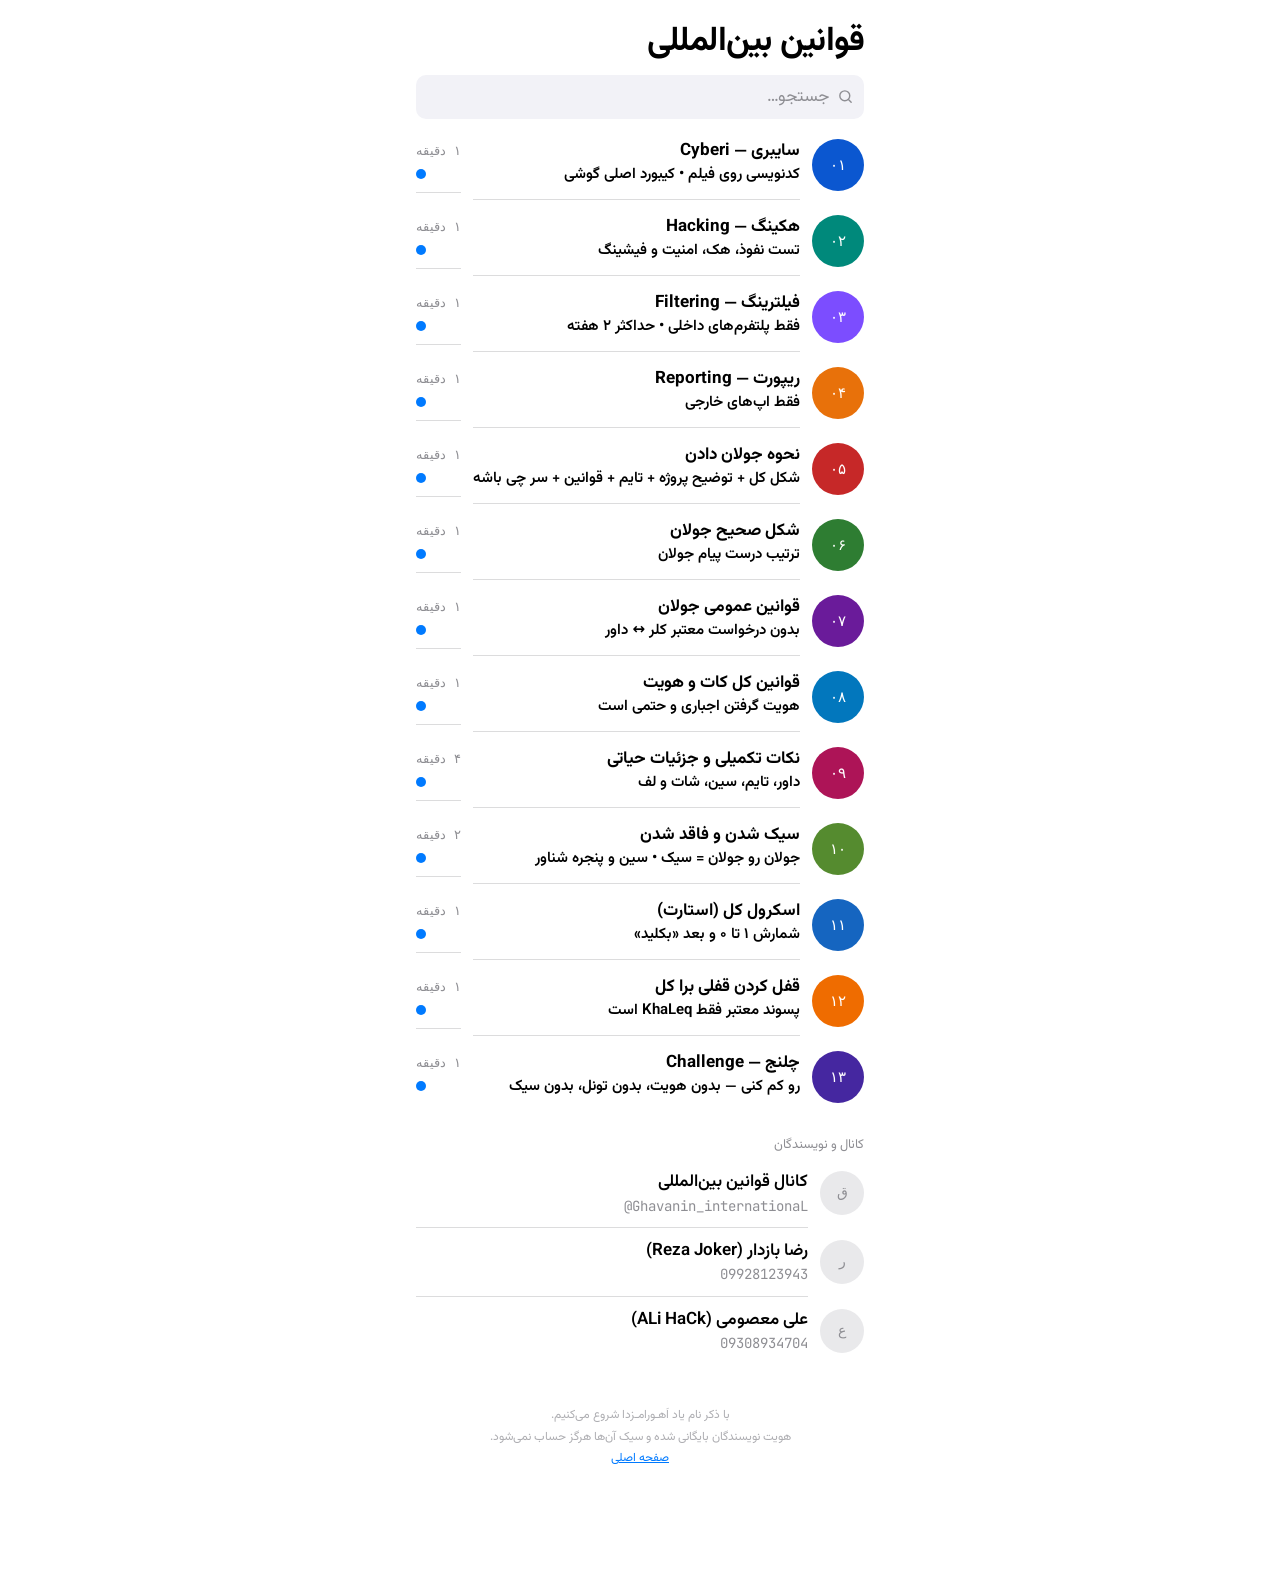
<file: ios/index.html>
<!doctype html>
<html lang="fa" dir="rtl">
<head>
<meta charset="utf-8">
<meta name="viewport" content="width=device-width,initial-scale=1,viewport-fit=cover">
<meta name="color-scheme" content="light dark">
<meta name="theme-color" content="#ffffff" media="(prefers-color-scheme: light)">
<link rel="manifest" href="./manifest.webmanifest">
<link rel="icon" type="image/png" href="../icons/icon-192.png">
<link rel="apple-touch-icon" href="../icons/icon-192.png">
<meta name="theme-color" content="#000000" media="(prefers-color-scheme: dark)">
<title>قوانین بین‌المللی</title>
<link rel="preconnect" href="https://fonts.googleapis.com">
<link rel="preconnect" href="https://fonts.gstatic.com" crossorigin>
<link href="https://fonts.googleapis.com/css2?family=Vazirmatn:wght@400;500;600;700&family=JetBrains+Mono:wght@400;600&display=swap" rel="stylesheet">
<style>
:root{
 --bg:#fff;--bg2:#F2F2F7;--bubble:#E9E9EB;--label:#000;--label2:#8E8E93;--label3:#AEAEB2;
 --sep:rgba(60,60,67,.18);--tint:#007AFF;--glass:rgba(255,255,255,.72);--sheet:rgba(255,255,255,.94);
 --gbtn:rgba(120,120,128,.18);--danger:#FF3B30;
 --fb:'Vazirmatn',system-ui,-apple-system,'Segoe UI',sans-serif;--fm:'JetBrains Mono',ui-monospace,monospace;
}
@media(prefers-color-scheme:dark){
 :root{--bg:#000;--bg2:#1C1C1E;--bubble:#26262A;--label:#fff;--label2:#98989D;--label3:#636366;
 --sep:rgba(255,255,255,.16);--glass:rgba(0,0,0,.6);--sheet:rgba(28,28,30,.96);--gbtn:rgba(255,255,255,.16)}
}
*{box-sizing:border-box}
html{-webkit-text-size-adjust:100%}
body{margin:0;background:var(--bg);color:var(--label);font-family:var(--fb);font-size:17px;line-height:1.55;-webkit-tap-highlight-color:transparent}
.mono{font-family:var(--fm)}
a{color:var(--tint)}
button{font-family:var(--fb);touch-action:manipulation}
:focus-visible{outline:2px solid var(--tint);outline-offset:2px;border-radius:8px}
.app{max-width:480px;margin:0 auto;min-height:100vh}
/* ===== Messages list ===== */
.lhead{padding:8px 16px 0}
.lhead h1{font-size:34px;font-weight:700;line-height:1.2;margin:14px 0 12px;letter-spacing:-.5px;text-wrap:balance}
.search{display:flex;align-items:center;gap:6px;background:var(--bg2);border-radius:10px;padding:8px 10px;margin-bottom:6px}
.search svg{flex:0 0 auto;color:var(--label2)}
.search input{flex:1;min-width:0;border:0;background:transparent;font:inherit;font-size:17px;color:var(--label);outline:none}
.search input::placeholder{color:var(--label2)}
.row{display:flex;gap:12px;align-items:center;padding:12px 16px 0;text-decoration:none;color:inherit;min-height:76px}
.row:active{background:var(--bg2)}
@media(hover:hover){.row:hover,.crow:hover{background:var(--bg2)}}
.row:last-child .rmid,.row:last-child .rend{border-bottom-color:transparent}
.crow:last-of-type .rmid{border-bottom-color:transparent}
.rav{width:52px;height:52px;border-radius:50%;background:var(--bubble);color:var(--label2);display:grid;place-items:center;font-family:var(--fm);font-size:15px;flex:0 0 auto;align-self:flex-start;margin-top:2px}
.rmid{flex:1;min-width:0;border-bottom:1px solid var(--sep);padding-bottom:13px}
.rtitle{display:block;font-size:17px;font-weight:600;white-space:nowrap;overflow:hidden;text-overflow:ellipsis}
.row.unread .rtitle{font-weight:700}
.rprev{font-size:15px;line-height:1.45;color:var(--label2);display:-webkit-box;-webkit-line-clamp:2;-webkit-box-orient:vertical;overflow:hidden;overflow-wrap:break-word}
.row.unread .rprev{color:var(--label);font-weight:600}
.rend{flex:0 0 auto;align-self:flex-start;display:flex;flex-direction:column;align-items:flex-end;gap:8px;padding-top:4px;border-bottom:1px solid var(--sep);padding-bottom:13px}
.rtime{font-family:var(--fm);font-size:13px;color:var(--label2);white-space:nowrap}
.rdot{width:10px;height:10px;border-radius:50%;background:var(--tint)}
.sec{font-size:13px;color:var(--label2);padding:22px 16px 4px}
.crow{display:flex;gap:12px;align-items:center;padding:10px 16px 0;text-decoration:none;color:inherit;min-height:64px}
.crow:active{background:var(--bg2)}
.crow .rav{width:44px;height:44px;font-size:14px}
.crow .rmid{padding-bottom:11px}
.crow .rprev{font-family:var(--fm);font-size:14px;direction:ltr;text-align:right}
.empty{text-align:center;color:var(--label2);font-size:16px;padding:48px 24px}
/* ===== conversation ===== */
.dnav{position:sticky;top:0;z-index:20;display:flex;align-items:flex-start;justify-content:space-between;gap:8px;padding:12px 12px 10px;background:var(--glass);backdrop-filter:blur(20px) saturate(1.5);-webkit-backdrop-filter:blur(20px) saturate(1.5);border-bottom:1px solid var(--sep)}
.gbtn{position:relative;width:36px;height:36px;border-radius:50%;background:var(--gbtn);backdrop-filter:blur(12px);-webkit-backdrop-filter:blur(12px);color:var(--tint);display:grid;place-items:center;border:0;cursor:pointer;flex:0 0 auto;padding:0}
.gbtn::after{content:'';position:absolute;inset:-4px}
.gbtn:active{opacity:.6}
.dcenter{flex:1;min-width:0;display:flex;flex-direction:column;align-items:center;gap:6px;padding-top:2px}
.dav{width:48px;height:48px;border-radius:50%;background:var(--bubble);color:var(--label2);display:grid;place-items:center;font-family:var(--fm);font-size:15px}
.dpill{display:inline-flex;align-items:center;gap:4px;background:var(--bubble);border-radius:999px;padding:5px 14px;font-size:15px;font-weight:600;color:var(--label);text-decoration:none;max-width:100%}
.dpill span{overflow:hidden;text-overflow:ellipsis;white-space:nowrap}
.sys{text-align:center;color:var(--label2);font-size:13px;line-height:1.7;margin:18px 16px 12px}
.chat{padding:0 12px calc(40px + env(safe-area-inset-bottom));display:flex;flex-direction:column;gap:2px}
.who{font-size:13px;color:var(--acc, var(--label2));margin:12px 0 4px;margin-inline-start:34px}
.msg{display:flex;gap:6px;align-items:flex-end;margin-inline-start:34px}
.msg.first{margin-inline-start:0}
.mav{width:28px;height:28px;border-radius:50%;background:var(--bubble);color:var(--label2);display:grid;place-items:center;font-size:10px;font-family:var(--fm);flex:0 0 auto}
.bubble{background:var(--bubble);color:var(--label);border-radius:18px;border-end-start-radius:5px;padding:10px 14px;max-width:82%;font-size:17px;line-height:1.65;overflow-wrap:break-word;cursor:default;transition:transform .15s ease,opacity .15s ease}
.bubble p{margin:0}
.bubble:not(.darkb) b{color:var(--acc)}
.bubble svg{vertical-align:-3px;flex:0 0 auto}
.bubble ul{padding-right:16px;margin:0}
.bubble .warn{display:flex;gap:6px;align-items:flex-start;color:var(--danger)}
.bubble .mono{background:rgba(120,120,128,.16);border-radius:6px;padding:1px 6px;font-size:14px;direction:ltr;display:inline-block}
.bubble.darkb{background:#111827;color:#F9FAFB}
.bubble.darkb .mono{background:rgba(255,255,255,.16)}
.bubble.endb{text-align:center;font-size:22px;font-weight:600}
.bubble.press{transform:scale(.97);opacity:.85}
.bubble{transition:transform .15s ease,opacity .15s ease,box-shadow .5s ease}
.bubble.flash{box-shadow:0 0 0 2px var(--acc, var(--tint))}
.bwrap{display:flex;align-items:center;gap:6px;flex:1;min-width:0}
.linkbtn{flex:0 0 auto;width:28px;height:28px;border-radius:50%;border:0;background:transparent;color:var(--label3);display:grid;place-items:center;cursor:pointer;opacity:.55;padding:0;position:relative}
.linkbtn::after{content:'';position:absolute;inset:-8px}
.linkbtn:hover,.linkbtn:focus-visible{opacity:1;color:var(--tint)}
.linkbtn.done{color:var(--tint);opacity:1}
.seen{font-size:13px;color:var(--label2);margin:8px 0 0;margin-inline-start:34px;text-align:start}
/* ===== iOS context menu ===== */
#sheetBg{position:fixed;inset:0;background:rgba(0,0,0,.25);opacity:0;pointer-events:none;transition:opacity .2s ease;z-index:40}
#sheet{position:fixed;left:50%;transform:translate(-50%,10px);bottom:calc(20px + env(safe-area-inset-bottom));width:min(420px,calc(100vw - 32px));z-index:41;opacity:0;pointer-events:none;transition:opacity .2s ease,transform .2s ease}
#sheet.open,#sheetBg.open{opacity:1;pointer-events:auto}
#sheet.open{transform:translate(-50%,0)}
.scard{background:var(--sheet);backdrop-filter:blur(24px);-webkit-backdrop-filter:blur(24px);border-radius:14px;overflow:hidden;overscroll-behavior:contain}
.scard + .scard{margin-top:8px}
.sbtn{display:flex;align-items:center;justify-content:center;gap:8px;width:100%;min-height:52px;padding:12px;border:0;background:transparent;color:var(--tint);font-size:17px;cursor:pointer}
.sbtn:active{background:rgba(120,120,128,.14)}
.sbtn + .sbtn{border-top:1px solid var(--sep)}
.sbtn.cancel{font-weight:600}
@media(prefers-reduced-motion:reduce){.bubble,#sheet,#sheetBg{transition:none}}
</style>
</head>
<body>
<div class="app">
 <div id="listView">
  <header class="lhead">
   <h1>قوانین بین‌المللی</h1>
   <label class="search">
    <svg width="17" height="17" viewBox="0 0 24 24" fill="none" stroke="currentColor" stroke-width="2" stroke-linecap="round" aria-hidden="true"><circle cx="11" cy="11" r="7"/><path d="m20 20-3.5-3.5"/></svg>
    <input id="q" type="search" placeholder="جستجو…" aria-label="جستجو در قوانین" autocomplete="off" spellcheck="false">
   </label>
  </header>
  <main id="rows" aria-label="فهرست ماده‌ها"></main>
  <div class="sec">کانال و نویسندگان</div>
  <a class="crow" href="https://t.me/Ghavanin_internationaL" target="_blank" rel="noopener">
   <div class="rav">ق</div>
   <div class="rmid"><span class="rtitle">کانال قوانین بین‌المللی</span><span class="rprev">@Ghavanin_internationaL</span></div>
  </a>
  <a class="crow" href="tel:09928123943">
   <div class="rav">ر</div>
   <div class="rmid"><span class="rtitle">رضا بازدار (Reza Joker)</span><span class="rprev">09928123943</span></div>
  </a>
  <a class="crow" href="tel:09308934704">
   <div class="rav">ع</div>
   <div class="rmid"><span class="rtitle">علی معصومی (ALi HaCk)</span><span class="rprev">09308934704</span></div>
  </a>
  <p style="text-align:center;color:var(--label3);font-size:12px;line-height:1.8;padding:28px 24px 40px">با ذکر نام یاد اَهـورامـزدا شروع می‌کنیم.<br>هویت نویسندگان بایگانی شده و سیک آن‌ها هرگز حساب نمی‌شود.<br><a href="../" style="color:var(--tint)">صفحه اصلی</a></p>
  <div style="text-align:center;padding:0 24px 44px"><button id="installBtn" hidden style="background:var(--tint);color:#fff;border:0;border-radius:12px;padding:12px 26px;font:inherit;font-size:15px;font-weight:600;cursor:pointer">نصب اپ</button><span id="iosHint" hidden style="font-size:13px;color:var(--label2)">در آیفون: دکمه Share ← Add to Home Screen</span></div>
 </div>

 <div id="detail" style="display:none">
  <nav class="dnav" aria-label="گفت‌وگو">
   <button class="gbtn" id="backBtn" aria-label="بازگشت به فهرست">
    <svg width="18" height="18" viewBox="0 0 24 24" fill="none" stroke="currentColor" stroke-width="2.5" stroke-linecap="round" stroke-linejoin="round" aria-hidden="true"><path d="M9 5l7 7-7 7"/></svg>
   </button>
   <div class="dcenter">
    <div class="dav" id="dAv">۰۱</div>
    <a class="dpill" href="https://t.me/Ghavanin_internationaL" target="_blank" rel="noopener"><span id="dPill">سایبری</span><span aria-hidden="true">‹</span></a>
   </div>
   <a class="gbtn" href="https://t.me/Ghavanin_internationaL" target="_blank" rel="noopener" aria-label="کانال تلگرام">
    <svg width="18" height="18" viewBox="0 0 24 24" fill="currentColor" aria-hidden="true"><path d="M21.9 3.3 2.9 10.6c-1.3.5-1.3 1.3-.2 1.6l4.9 1.5 1.9 6c.2.6.1.9.8.9.5 0 .7-.2 1-.5l2.7-2.6 5.6 4.1c1 .6 1.8.3 2.1-.9l3.8-17.4c.3-1.5-.5-2.1-1.6-2zM8.7 13.7l10.4-6.6c.5-.3 1-.1.6.2l-8.9 8-.3 3.4-1.8-5z"/></svg>
   </a>
  </nav>
  <div class="sys" id="sysLine">امروز</div>
  <div class="chat" id="dContent"></div>
 </div>
</div>

<div id="sheetBg"></div>
<div id="sheet" role="menu" aria-label="گزینه‌های پیام">
 <div class="scard"><button class="sbtn" id="copyBtn" type="button" role="menuitem">کپی</button><button class="sbtn" id="copyLinkBtn" type="button" role="menuitem">کپی لینک</button></div>
 <div class="scard"><button class="sbtn cancel" id="cancelBtn" type="button" role="menuitem">لغو</button></div>
</div>

<script>
const RULES=[
{id:1,no:'۰۱',title:'سایبری — Cyberi',sub:'کدنویسی روی فیلم • کیبورد اصلی گوشی',body:`<p>توضیح کل سایبری که دارای دو بخش مهم و مختلف هستش: <b>کدنویسی (Coding)</b></p><p>این کل هر دو کلر یا چلنجر باید رو فیلم سورس رو کدنویسی کنن و هرگونه کپی‌پیست باعث سیک می‌شه.</p><p><b>نکته:</b> اگه سورس رو خود کیبورد ادیت کنه مشکلی نداره؛ مثلا ما اشتباه بنویسیم <span class="mono">Sistem</span> و اون ادیت کنه <span class="mono">System</span>، ایرادی نداره.</p><p><b>موارد مورد نیاز:</b> داور معتبر در کنار چکر + فیلم ریکورد از کدنویسی کردن سورس + کیبورد اصلی گوشی (کیبوردهای ادیت‌شده باخته) + توی محیط‌های IDE هم استفاده از قابلیت‌هاشون مشکلی نیست.</p><p><b>آزاد (Free):</b> این کل به‌صورت آزاد هستش و از اسمش که معلومه کپی‌پیست آزاده، ولی فقط کپی آزاده و چیز دیگه‌ای با کل کدنویسی فرقی نداره. هر کلر فیلم باید داشته باشه و اگر نداشته باشه سیکش خورده.</p><p><b>نکته:</b> در کل کدنویسی و آزاد می‌تونید در ریکوردتون سورس رو هایلایت کنید، جوری که سورس نوشته‌اش معلوم نباشه ولی معلوم باشه که کپی نزدید.</p>`},
{id:2,no:'۰۲',title:'هکینگ — Hacking',sub:'تست نفوذ، هک، امنیت و فیشینگ',body:`<p>هرگونه کل که ربطی به حوزه‌های تست نفوذ از شاخه‌های مختلف، هرگونه کل که عملیات هک یا نفوذ یا امنیت و فیشینگ رو بهش می‌گیم کل هکینگ.</p><p class="warn"><svg width="16" height="16" viewBox="0 0 24 24" fill="none" stroke="currentColor" stroke-width="2" stroke-linecap="round"><path d="M10.3 3.9 1.8 18a2 2 0 0 0 1.7 3h17a2 2 0 0 0 1.7-3L13.7 3.9a2 2 0 0 0-3.4 0Z"/><path d="M12 9v4M12 17h.01"/></svg><span><b>نکته:</b> در صورت استفاده اشتباه از اسم کل‌ها، هر اتفاقی بیفته به گردن همون کلریه که این اشتباه رو انجام داده.</span></p>`},
{id:3,no:'۰۳',title:'فیلترینگ — Filtering',sub:'فقط پلتفرم‌های داخلی • حداکثر ۲ هفته',body:`<p>کل فیلترینگ هیچ ربطی به کل ریپورت نداره و در صورت استفاده اشتباه از این کار، سیک کلر مرتکب می‌خوره و ولی فقط با یه هویتش.</p><p>کل فیلترینگ، انواع کل زدن اکانت، گروه و چنل قفلی در Iranian Platforms یا اپلیکیشن‌های داخلی است گفته می‌شود (مثل روبیکا، شاد، ایتا، سروش).</p><p><b>وضعیت کل خودکار:</b> کل خودکار در هر کلی معتبره، ولی کل خودکار نیاز به این داره کلر دو در تونل باشه و آزاد نمی‌تونی کل خودکار استارت کنی. اگه کلر دوم خودکار استارت کنه و تو تونلش نباشی فاقده، و بعدش اگه تو همین کارو کنی معتبره تا عدالت ضایع نشه.</p><p><b>کل فیلترینگ با تایم آزاد فاقده. ۲ هفته بیشترین تایم کله.</b></p>`},
{id:4,no:'۰۴',title:'ریپورت — Reporting',sub:'فقط اپ‌های خارجی',body:`<p>کل ریپورت هیچ ربطی به پلتفرم‌های داخلی نداره.</p><p>فقط شامل: اپلیکیشن‌های <b>تلگرام</b> و <b>اینستاگرام</b> و اپ‌های خارجی.</p>`},
{id:5,no:'۰۵',title:'نحوه جولان دادن',sub:'شکل کل + توضیح پروژه + تایم + قوانین + سر چی باشه',body:`<p><b>نحوه نوع دادن:</b> شکل کل + توضیح پروژه + تایم + قوانین + سر چی باشه.</p><p>اینکه از چه ابزار و زبانی هم استفاده کنیم می‌تونه تو نوع بیاد؛ الزامی نیست.</p><p>اگه نوع یا جولانی قوانین نداشته باشه (نوشته شده باشه اون نوع طبق قوانین ما انجام می‌شود، چه کلر بخاد چه نخاد).</p><p class="warn"><svg width="16" height="16" viewBox="0 0 24 24" fill="none" stroke="currentColor" stroke-width="2" stroke-linecap="round"><path d="M10.3 3.9 1.8 18a2 2 0 0 0 1.7 3h17a2 2 0 0 0 1.7-3L13.7 3.9a2 2 0 0 0-3.4 0Z"/><path d="M12 9v4M12 17h.01"/></svg><span><b>نکته مهم:</b> در صورتی عدم رضایت کلر اول سیکش می‌خوره و اینکه کل سر چی باشه فقط ۳ خط می‌تونه باشه؛ اگه بیشتر بشه نوع یا جولان فاقده اهمیته.</span></p>`},
{id:6,no:'۰۶',title:'شکل صحیح جولان',sub:'ترتیب درست پیام جولان',body:`<ol class="flow"><li><span class="n">1</span><b>Team One</b><span>تیم اول</span></li><li><span class="n">2</span><b>Team Two</b><span>تیم دوم</span></li><li><span class="n">3</span><b>TotaL</b><span>توتال</span></li><li><span class="n">4</span><b>Tips</b><span>تیپس</span></li><li><span class="n">5</span><b>Link ToneL</b><span>لینک تونل</span></li><li><span class="n">6</span><b>Link @Ghavanin_internationaL</b><span>لینک کانال قوانین</span></li></ol><p>جابه‌جا باشن اشکالی نداره.</p><p>بعد از پایان کل و تموم کردن کدنویسی یا هرچیز دیگه‌ای که کلیده بودید اعلام کنین <b>«نکل و کل تمومه»</b>.</p><p>جولان بعد از خاست کلر یک فاقده.</p>`},
{id:7,no:'۰۷',title:'قوانین عمومی جولان',sub:'بدون درخواست معتبر کلر ↔ داور',body:`<ul><li>در قوانین بین‌المللی هیچ‌گونه درخواست معتبری از سوی کلر به داور یا داور به کلر یا کلر به کلر نداریم.</li><li>در قوانین فرق نمی‌کنه اسم تونلتون چی باشه، هرچی باشه قبوله؛ ولی کینگ خبری مهمه، باید یه‌چیز در مورد کینگ یا خبری یا توتال باشه.</li><li>هرچیز ادیت‌خورده‌ای در توتال نیوز فاقد محسوب می‌شه.</li><li>حداقل ممبرای تونل و کینگ مهم نیست، فقط هیچ‌کدوم نباید در هنگام کل سکرت باشن و با اعتراض کلرا باز باید بشه؛ اگه اعتراض نکنن سکرت باز نشه ایرادی نداره.</li></ul>`},
{id:8,no:'۰۸',title:'قوانین کل کات و هویت',sub:'هویت گرفتن اجباری و حتمی است',body:`<p>در صورت نوشته شدن در نکات، کسانی که کل کات یا بایگانین هویت می‌گیرن و این زوری و اجباریه و حتمیه.</p><p>اگه مدرکی برای کل کاتی نداشتید، باید بکلید و وقتی هویت بگیرید و بکلید اگه سیکتون بخوره با تموم هویت‌هاتون خورده.</p>`},
{id:9,no:'۰۹',title:'نکات تکمیلی و جزئیات حیاتی',sub:'داور، تایم، سین، شات و لف',body:`<ul><li>انتخاب نوع به انتخاب کلر جولان‌خورده هستش نه کلر ۱، و این قوانین سروشی اینجا فاقده اهمیته.</li><li>انتخاب داور با کلر یک هستش و ربطی به کلر دوم نداره و کلر دو می‌تونه یه چکر بیاره، ولی در صورت توهین به اعضای تونل کاملا عزله.</li><li>بعد از اینکه تایم داور برای انجام هرکار به کلر دوم تموم شد، کلر اول می‌تونه درخواست عزل و یا ریم کلر دوم رو بگیره.</li><li>هر جولان تا ۱ هفته معتبره، اما بعد اینکه حق بنر گرفتین دیگه جولان تمومه و اگه جولان بخورید حسابه.</li><li>بعد از ریپلای رو نوع یا جولان هیچ بهونه‌ای نمی‌مونه (مثلا هویت فیکه یا فلان چیز فاقده یا نوع فاقده) و همه‌چیز باید قبل کل مشخص بشه.</li><li>نوع رو نوع سیکه / جولان رو نوع سیکه / نوع رو جولان سیک نیست.</li><li>اگه کلر تو تایم توافقی مشخص نیاد بالا سیکش می‌خوره و نمی‌تونه بکله.</li><li>سین مخفی معتبره.</li><li>بلاک کردن بعد از فوروارد جولان معتبره و هیچ‌وقت باعث باخت نیست.</li><li>کلر باید جوین شه مدارک خودشو به داور بده؛ در غیر این صورت اگه جوین نشه و پیوی کلر یک چیزی بگه معتبر نیست.</li><li>استفاده از سورس‌های چت جی‌پی‌تی در صورت تایید شدنش باعث سیکه.</li><li>اگه کسی اشتباه بکله و اطلاعات آخرش اشتباه باشه سیکش کاملا می‌خوره.</li><li>بعد اتمام کل می‌گید نکل و بعد فیلم کات می‌کنید و شاتو می‌دید؛ البته این بخش خیلی مهم نی ترتیبش، ولی اول باید بگی نکل.</li><li>هرگونه نوع با بدون قوانین از این تایم سیکه در تموم کل‌ها از جمله سایبری، هکینگ، ریپورت و فیلترینگ.</li><li>در صورت شلوغ بودن تونل با تایید کلر اول، داور یه تونل می‌زنه و کل اونجا انجام می‌شه.</li><li>تغییر داور فقط زمانی معتبره که داور به کلر دو توهین کنه یا کلر اول عزلش کنه.</li><li>توهین کلر دو به داور باعث باخت / توهین داور به کلر دو باعث عزل شدن می‌شود / توهین کلرها بهم هیچ‌گونه اعتباری نداره.</li><li>اگه شما در تلگرام نوع فیلترینگ روبیکا بدید نیاز نیست تو روبیکا قفل کنید؛ هویت کلتون رو فقط در تلگرام مهمه.</li><li>برای اینکه اثبات کنید کلر چیزی نیستید ۱۵ بنر باید از اون کل بیارید؛ بهونه اینکه کلر این پلتفرم نیستم فاقده اهمیته.</li><li>لرز تو جولان باخت نیست.</li><li>الزامی نیست جولان تو تونل پین باشه و وقتی کلر دوم اومد با درخواست داور می‌تونه بفوره تو تونل کلر یک!</li><li>کلر یک نیازی برای اجازه شات و فور گرفتن نداره، ولی کلر دو نیاز داره و در صورت ۳ اخطار سیکش می‌خوره.</li><li>سیک باخت هیچ فرقی نداره.</li><li>کل کات بای کل فرقی نداره.</li><li>کسی که یه هویتش بایگانیه در صورت تایید شدن این قضیه، سیک اون هویت‌هاش نمی‌خوره به هیچ وجه.</li><li>این قوانین در پلتفرم سروش اعتبار نداره ولی تو روبیکا داره؛ ولی نکات این قوانین اصل کلریه و حتی اگه با این قوانین جولان نداده باشید بازم این نکات استفاده می‌شه.</li><li>اگه سین بزنی و طبق تایم مشخص نیای و کلر اول هرجای حق بنر تو بگیره دیگه حق کلیدن نداری، مخصوصا اگه دیر کنی.</li><li>اگه کلرش نیستی باید ثابت کنی و بعدش باید بالاخاتو بیاری یا ببینی کلر اول آیا نوع میده طبق حوزه خودت.</li><li>حق لف باید از داور بگیری؛ اگه نداد یا طرفگیری یا توهین کرد، از طرف قوانین حق لف دادن از تونل رو دارید.</li><li>اگه بالاخاهاتو بیاری بجات بکلن، اگه سیکش خورد هم اون با تموم هویت‌هاش می‌خوره هم تو، ولی اگه باخت کلر اول خورد فقط هویت کلش می‌خوره.</li><li>در کل فیلترینگ، ریپورت قفلی‌ها / اکانت‌ها / روبینوها ربطی نداره که مالکش کی باشه، مگه اینکه تو نوع گفته باشه از خودمون باشه.</li><li>در کل فیلترینگ درخواست‌ها باید تو نوع باشه مثلا !!</li><li>کل فیلترینگ زدن اکانت روبیکای هم که تو پیوی هم یه فحش بدیم، قوانین بین‌المللی سر سیک از کل مجازی (فحشی که داده می‌شه باید برا جفت کلرا یه‌چیز باشه نه اینکه فرق کنه).</li><li>کل ابزاری و ساخت فاقده !!</li><li>کل عملی فاقده !!</li></ul>`},
{id:10,no:'۱۰',title:'سیک شدن و فاقد شدن',sub:'جولان رو جولان = سیک • سین و پنجره شناور',body:`<ul><li>جولان رو جولان باخته؛ اگه شما جولان بدید بعد حق بنر یا قبل حق بنر، طرف جولان رو جولان کنه سیکش خورده.</li><li>کلر دوم اگه بیاد تونل جولان رو جولان کنه، حتی اگه جولان واسه خودش نباشه، سیک خودش و اونکه جولان داده می‌خوره.</li><li><b>مثال:</b> من جولان دادم مهراب خدایان و سین زده اومده تونل و جولان یکی از بالاخاهاش که امیر خدایانه رو فور برنه، به اعضای تونل هم سیک مهراب می‌خوره هم سیک امیر خدایان، به علت جولان رو جولان.</li><li>جولان رو جولان سیکه (هرکی زودتر فور کنه، تایم ثبت مهم نیست).</li><li>جولان با هویت فیک در صورتی که با ق ما باشه سیک نیست و می‌تونی هویتتو به انتخاب داور عوض کنی.</li><li>سین عدم جوین و سین مخفی در هر صورت سیک حساب می‌شن.</li><li>کل خودکار در هر کلی معتبره ولی کل خودکار نیاز به این داره کلر دو در تونل باشه و آزاد نمی‌تونی کل خودکار استارت کنی.</li><li>اگه کلر دوم خودکار استارت کنه و تو تونلش نباشی فاقده و بعدش اگه تو همین کارو کنی معتبره تا عدالت ضایع نشه.</li><li>هر کسی که سابقه ۲ تا جولان با قوانین بین‌المللی رو داره می‌تونه داوری کنه و چکری هم همین‌طور؛ در غیر این صورت حق چکری و داوری رو نداره.</li><li>جولان سایب به کلر فیل و همین‌طور برعکس با گرفتن مدرک فاقد می‌شه و کلر می‌تونه طبق حوزه اون نوع بده.</li><li>کلکاتی که مدرکی برای کلر نبودن خودش نداره حرفش فاقده و شاهد نیاز نیست؛ کل کات داخل چنل‌های چکری نامعتبر و تاییدنشده از قوانین ما فاقده.</li><li>ادیت جولان بعد فور زدن جولان فاقده (تناقض بین متن پیوی و تونل).</li><li>استفاده از پنجره شناور کاملا باخته و سیکه و همین‌طور از قبل پیست کردن سورس در برنامه و فقط ران کردنش هم فاقده.</li></ul>`},
{id:11,no:'۱۱',title:'اسکرول کل (استارت)',sub:'شمارش ۱ تا ۰ و بعد «بکلید»',body:`<p>کل در پیوی و تونل به یه صورت استارت می‌شه. از قبل استارت شدن جفت کلر میرن رو فیلم تا زمان:</p><p style="text-align:center;font-family:var(--fm);font-size:19px">1 2 3 4 5 6 7 8 9 0<br><span style="font-family:var(--fb)">بکلید</span></p><p>تا کلمه بکلید باید تو تونل رو ریکورد باشید و بعد اون میرید تا کل رو انجام بدید.</p>`},
{id:12,no:'۱۲',title:'قفل کردن قفلی برا کل',sub:'پسوند معتبر فقط KhaLeq است',body:`<p>اگه تو تل جولان بدید فقط اینجا قفلی رو قفل کنید، بقیه اپ‌ها مهم نی. پسوند اصلی قوانین <b>KhaLeq</b> هستش.</p><p>خالق با <span class="mono">gh</span> خریداری شده و دیگه قابل استفاده نیست، پس <b>KhaLeq تنها پسوند اعتبار دار در تلگرام</b> هست خواهد بود.</p><p><b>نکته مهم:</b> ما می‌تونیم تو جولان بزنیم هویت رو تو تونل انتخاب می‌کنم؛ در اون صورت اگه هویت کلمون تو تونل بگیم و قفلی نداشته باشیم می‌تونیم عوض کنیم، در غیر این صورت اگه هویت کل تو جولان نوشته باشیم از قبل و قفلی نداشته باشیم سیکمون می‌خوره.</p><p><b>قفل کردن هویت:</b> فقط ۱ قفلی اصلی قفل باشه کافیه. برای مثال برای هویت علی هک فقط فقط <span class="mono">@KhaLeq_ALi_HaCk</span> معتبره.</p><div class="check"><svg width="18" height="18" viewBox="0 0 24 24" fill="none" stroke="#16A34A" stroke-width="2.5" stroke-linecap="round"><path d="M20 6 9 17l-5-5"/></svg><span class="mono">@KhaLeq_ALi_HaCk</span><span>— معتبر</span></div><div class="check"><svg width="18" height="18" viewBox="0 0 24 24" fill="none" stroke="#DC2626" stroke-width="2.5" stroke-linecap="round"><path d="M18 6 6 18M6 6l12 12"/></svg><span class="mono">@KhaLeq_ALy_HaCk</span><span>— نامعتبر</span></div><div class="check"><svg width="18" height="18" viewBox="0 0 24 24" fill="none" stroke="#DC2626" stroke-width="2.5" stroke-linecap="round"><path d="M18 6 6 18M6 6l12 12"/></svg><span class="mono">@KhaLeq_ALi_Hak</span><span>— نامعتبر</span></div>`},
{id:13,no:'۱۳',title:'چلنج — Challenge',sub:'رو کم کنی — بدون هویت، بدون تونل، بدون سیک',black:true,body:`<p>این بخش، بخش جذاب قوانین برای رو کم کنی! نه نیاز به هویت معتبر داری، نه نیاز به تونل و کینگ داری، نه نیاز به نوع خاصی داری و سر چیز خاصی نیست، مخصوصا سیک.</p><p>کسایی که کل کاتن یا کلری نمی‌کنن می‌تونن بتل برن یا همون حالا چلنج به چه صورته؟</p><p><b>مثال:</b> علی هکم کریتور هک یا چلنج ساده می‌دم به رضا جوکر سر رو کم کنی.</p><p>(در این قسمت می‌نویسیم که پروژه چلنج چیه، برای مثال) بتل کدنویسی یه ابزار برای DDOS زدن و اف کردن وبسایت‌های داخلی!! و بعد لینک تونل.</p><p>در چلنج نیازی به هویت و هیچیز جز یه داور ندارید و سیک کسی نمی‌خوره، پس چلنجر دوم نمی‌تونه بگه که من کلر نیستم و نمیام و فرار کنه به به منظور واقعیت.</p><p class="end">تَـمـآم . . .</p>`}
];
const ACCENTS=['#0B57D0','#00897B','#7C4DFF','#E8710A','#C62828','#2E7D32','#6A1B9A','#0277BD','#AD1457','#558B2F','#1565C0','#EF6C00','#4527A0'];

const FA='۰۱۲۳۴۵۶۷۸۹';
const fa=n=>String(n).replace(/\d/g,d=>FA[d]);
const stripTags=h=>{const t=document.createElement('div');t.innerHTML=h;return t.textContent.trim()};
let read={};
function loadRead(){try{if(window.hatchWidget&&window.hatchWidget.getState){const s=window.hatchWidget.getState({read:{}});read=(s&&s.read)||{}}}catch(e){read={}}}
function save(){try{if(window.hatchWidget&&window.hatchWidget.setState){window.hatchWidget.setState({read:read})}}catch(e){}}
window.addEventListener('hatch-widget-state',e=>{if(e.detail&&e.detail.state&&e.detail.state.read){read=e.detail.state.read;renderList();}});
loadRead();
let current=null;
function isDone(id){return (read[id]||0)>=100}
function readMins(r){const words=r.body.replace(/<[^>]+>/g,' ').trim().split(/\s+/).length;return Math.max(1,Math.round(words/180))}
function renderList(){
 const q=(document.getElementById('q').value||'').trim();
 const list=RULES.filter(r=>!q||stripTags(r.title+' '+r.sub+' '+r.body).includes(q));
 const el=document.getElementById('rows');
 if(!list.length){el.innerHTML='<div class="empty">نتیجه‌ای پیدا نشد</div>';return}
 el.innerHTML=list.map(r=>{
  const unread=!isDone(r.id);
  return `<a class="row${unread?' unread':''}" href="#/m${r.id}">
   <div class="rav" style="background:${ACCENTS[r.id-1]};color:#fff">${r.no}</div>
   <div class="rmid"><span class="rtitle">${r.title}</span><span class="rprev">${r.sub}</span></div>
   <div class="rend"><span class="rtime">${fa(readMins(r))} دقیقه</span><span class="rdot" ${unread?'':'style="visibility:hidden"'}></span></div>
  </a>`;
 }).join('');
}
function toBubbles(html){
 const tmp=document.createElement('div'); tmp.innerHTML=html; const out=[];
 tmp.childNodes.forEach(n=>{
  if(n.nodeType!==1) return;
  const tag=n.tagName;
  if(tag==='UL'||tag==='OL'){
    n.querySelectorAll(':scope > li').forEach(li=>{
      if(n.classList.contains('flow')){
        const b=li.querySelector('b'), s=li.querySelector('span:not(.n)'), num=li.querySelector('.n');
        out.push({cls:'', html:'<span class="mono" style="background:transparent;padding:0">'+(num?num.textContent:'')+'.</span> <b>'+(b?b.textContent:'')+'</b>'+(s?'<br><span style="color:var(--label2)">'+s.textContent+'</span>':'')});
      } else out.push({cls:'', html:li.innerHTML});
    });
  } else if(n.classList&&n.classList.contains('check')){ out.push({cls:'', html:n.innerHTML}); }
  else if(n.classList&&n.classList.contains('warn')){ out.push({cls:'warn', html:n.innerHTML}); }
  else if(n.classList&&n.classList.contains('copyrow')){ return; }
  else { out.push({cls:n.className==='end'?'end':'', html:n.innerHTML}); }
 });
 return out;
}
function showDetail(id,targetBubble){
 current=id;
 const r=RULES.find(x=>x.id===id); if(!r)return;
 document.getElementById('listView').style.display='none';
 document.getElementById('detail').style.display='block';
 document.getElementById('dAv').textContent=r.no;
 document.getElementById('detail').style.setProperty('--acc',ACCENTS[r.id-1]);
 document.getElementById('dAv').style.background=ACCENTS[r.id-1];
 document.getElementById('dAv').style.color='#fff';
 document.getElementById('dPill').textContent=r.title;
 document.getElementById('sysLine').innerHTML='امروز<br>ماده '+r.no+' از '+fa(13);
 const units=[{cls:'', html:'<b>'+r.sub+'</b>'}].concat(toBubbles(r.body));
 const base=location.href.split('#')[0];
 const linkSvg='<svg width="16" height="16" viewBox="0 0 24 24" fill="none" stroke="currentColor" stroke-width="2" stroke-linecap="round" stroke-linejoin="round" aria-hidden="true"><path d="M10 13a5 5 0 0 0 7.5.5l3-3a5 5 0 0 0-7-7l-1.7 1.7"/><path d="M14 11a5 5 0 0 0-7.5-.5l-3 3a5 5 0 0 0 7 7l1.7-1.7"/></svg>';
 const bubbles=units.map((u,i)=>{
   const cls='bubble'+(r.black?' darkb':'')+(u.cls==='warn'?' warnb':'')+(u.cls==='end'?' endb':'');
   const av=i===0?'<div class="mav">ق</div>':'';
   const link=base+'#/m'+r.id+'/b'+i;
   return (i===0?'<div class="who">قوانین بین‌المللی</div>':'')+
    `<div class="msg${i===0?' first':''}">${av}<div class="bwrap"><div class="${cls}" tabindex="0" data-b="${i}">${u.html}</div><button class="linkbtn" type="button" tabindex="-1" aria-label="کپی لینک این پیام" data-link="${link}">${linkSvg}</button></div></div>`;
 }).join('');
 document.getElementById('dContent').innerHTML=bubbles+
  `<div class="seen" id="seen">${isDone(r.id)?'خوانده شد':'&nbsp;'}</div>`+
  `<div class="sys" style="margin-top:22px">روی یک پیام بزنید تا کپی شود؛ دکمه پیوند کنار هر پیام لینک مستقیم آن را می‌سازد</div>`;
 window.scrollTo(0,0);
 if(targetBubble!==null&&targetBubble!==undefined){
  const t=document.querySelector('#dContent .bubble[data-b="'+targetBubble+'"]');
  if(t){const rm=window.matchMedia('(prefers-reduced-motion: reduce)').matches;
   setTimeout(()=>{t.scrollIntoView({behavior:rm?'auto':'smooth',block:'center'});
    if(!rm){t.classList.add('flash');setTimeout(()=>t.classList.remove('flash'),1500)}},80)}
 }
}
/* context menu — long-press a bubble, like iOS Messages */
let sheetText='', sheetLink='', pressTimer=null, pressEl=null;
function linkFor(id,b){return location.href.split('#')[0]+'#/m'+id+'/b'+b}
function openSheet(text,el){
 sheetText=text;
 sheetLink=(el&&el.dataset&&el.dataset.b!==undefined&&current!==null)?linkFor(current,+el.dataset.b):'';
 if(el){el.classList.add('press');pressEl=el}
 document.getElementById('sheet').classList.add('open');
 document.getElementById('sheetBg').classList.add('open');
 document.getElementById('copyBtn').focus();
}
function closeSheet(){
 document.getElementById('sheet').classList.remove('open');
 document.getElementById('sheetBg').classList.remove('open');
 if(pressEl){pressEl.classList.remove('press');pressEl.focus();pressEl=null}
}
document.addEventListener('keydown',e=>{
 if(e.key==='Escape'&&document.getElementById('sheet').classList.contains('open')){closeSheet()}
});
function copyText(t,cb){
 const finish=()=>{if(cb)cb()};
 if(navigator.clipboard&&navigator.clipboard.writeText){navigator.clipboard.writeText(t).then(finish,()=>{legacyCopy(t);finish()})}
 else{legacyCopy(t);finish()}
}
function legacyCopy(t){
 const ta=document.createElement('textarea');ta.value=t;ta.style.position='fixed';ta.style.opacity='0';
 document.body.appendChild(ta);ta.select();try{document.execCommand('copy')}catch(e){}ta.remove();
}
function doCopy(){copyText(sheetText,closeSheet)}
document.getElementById('copyBtn').addEventListener('click',doCopy);
document.getElementById('copyLinkBtn').addEventListener('click',()=>{if(sheetLink)copyText(sheetLink,closeSheet)});
document.getElementById('cancelBtn').addEventListener('click',closeSheet);
document.getElementById('sheetBg').addEventListener('click',closeSheet);
document.getElementById('dContent').addEventListener('pointerdown',e=>{
 const b=e.target.closest('.bubble'); if(!b)return;
 clearTimeout(pressTimer);
 pressTimer=setTimeout(()=>openSheet(b.textContent.trim(),b),480);
});
document.getElementById('dContent').addEventListener('pointerup',()=>clearTimeout(pressTimer));
document.getElementById('dContent').addEventListener('click',e=>{
 const lb=e.target.closest('.linkbtn');
 if(lb){
  e.stopPropagation();
  const check='<svg width="16" height="16" viewBox="0 0 24 24" fill="none" stroke="currentColor" stroke-width="2.5" stroke-linecap="round" stroke-linejoin="round" aria-hidden="true"><path d="M20 6 9 17l-5-5"/></svg>';
  const old=lb.innerHTML;
  copyText(lb.dataset.link,()=>{});
  lb.classList.add('done');lb.innerHTML=check;
  setTimeout(()=>{lb.classList.remove('done');lb.innerHTML=old},1200);
  return;
 }
 const b=e.target.closest('.bubble'); if(!b)return;
 if(document.getElementById('sheet').classList.contains('open'))return;
 openSheet(b.textContent.trim(),b);
});
document.getElementById('dContent').addEventListener('pointerleave',()=>clearTimeout(pressTimer));
document.getElementById('dContent').addEventListener('contextmenu',e=>{
 const b=e.target.closest('.bubble'); if(!b)return;
 e.preventDefault();clearTimeout(pressTimer);openSheet(b.textContent.trim(),b);
});
document.getElementById('dContent').addEventListener('keydown',e=>{
 const b=e.target.closest('.bubble'); if(!b)return;
 if(e.key==='Enter'||e.key===' '){e.preventDefault();openSheet(b.textContent.trim(),b)}
});
/* swipe back from the right edge (RTL), like iOS */
let swipeX=null;
document.getElementById('detail').addEventListener('pointerdown',e=>{swipeX=(e.clientX>window.innerWidth-28)?e.clientX:null});
document.getElementById('detail').addEventListener('pointerup',e=>{
 if(swipeX!==null&&swipeX-e.clientX>60){goList()}
 swipeX=null;
});
function goList(){
 current=null;closeSheet();
 document.getElementById('detail').style.display='none';
 document.getElementById('listView').style.display='block';
 if(location.hash){try{history.pushState(null,'',location.pathname+location.search)}catch(e){location.hash=''}};
 renderList();
 window.scrollTo(0,0);
}
document.getElementById('backBtn').addEventListener('click',goList);
document.getElementById('q').addEventListener('input',renderList);
window.addEventListener('scroll',()=>{
 if(current===null)return;
 const h=document.documentElement;
 const max=h.scrollHeight-h.clientHeight;
 if(max<=0)return;
 const p=(h.scrollTop/max)*100;
 if(p>=90&&!isDone(current)){
  read[current]=100;save();
  const seen=document.getElementById('seen'); if(seen)seen.textContent='خوانده شد';
 }
},{passive:true});
function route(){
 const m=location.hash.match(/#\/m(\d+)(?:\/b(\d+))?/);
 if(m&&RULES.some(r=>r.id===+m[1])){showDetail(+m[1],m[2]!==undefined?+m[2]:null)}
 else{current=null;document.getElementById('detail').style.display='none';document.getElementById('listView').style.display='block';renderList()}
}
window.addEventListener('hashchange',route);
if('serviceWorker' in navigator){navigator.serviceWorker.register('./sw.js').catch(()=>{})}
let deferredPrompt=null;const installBtn=document.getElementById('installBtn');
window.addEventListener('beforeinstallprompt',e=>{e.preventDefault();deferredPrompt=e;if(installBtn)installBtn.hidden=false});
if(installBtn)installBtn.addEventListener('click',async()=>{if(!deferredPrompt)return;deferredPrompt.prompt();await deferredPrompt.userChoice;deferredPrompt=null;installBtn.hidden=true});
if(/iPhone|iPad|iPod/.test(navigator.userAgent)&&!window.navigator.standalone){const h=document.getElementById('iosHint');if(h)h.hidden=false}

renderList();
route();
</script>
</body>
</html>
</file>
